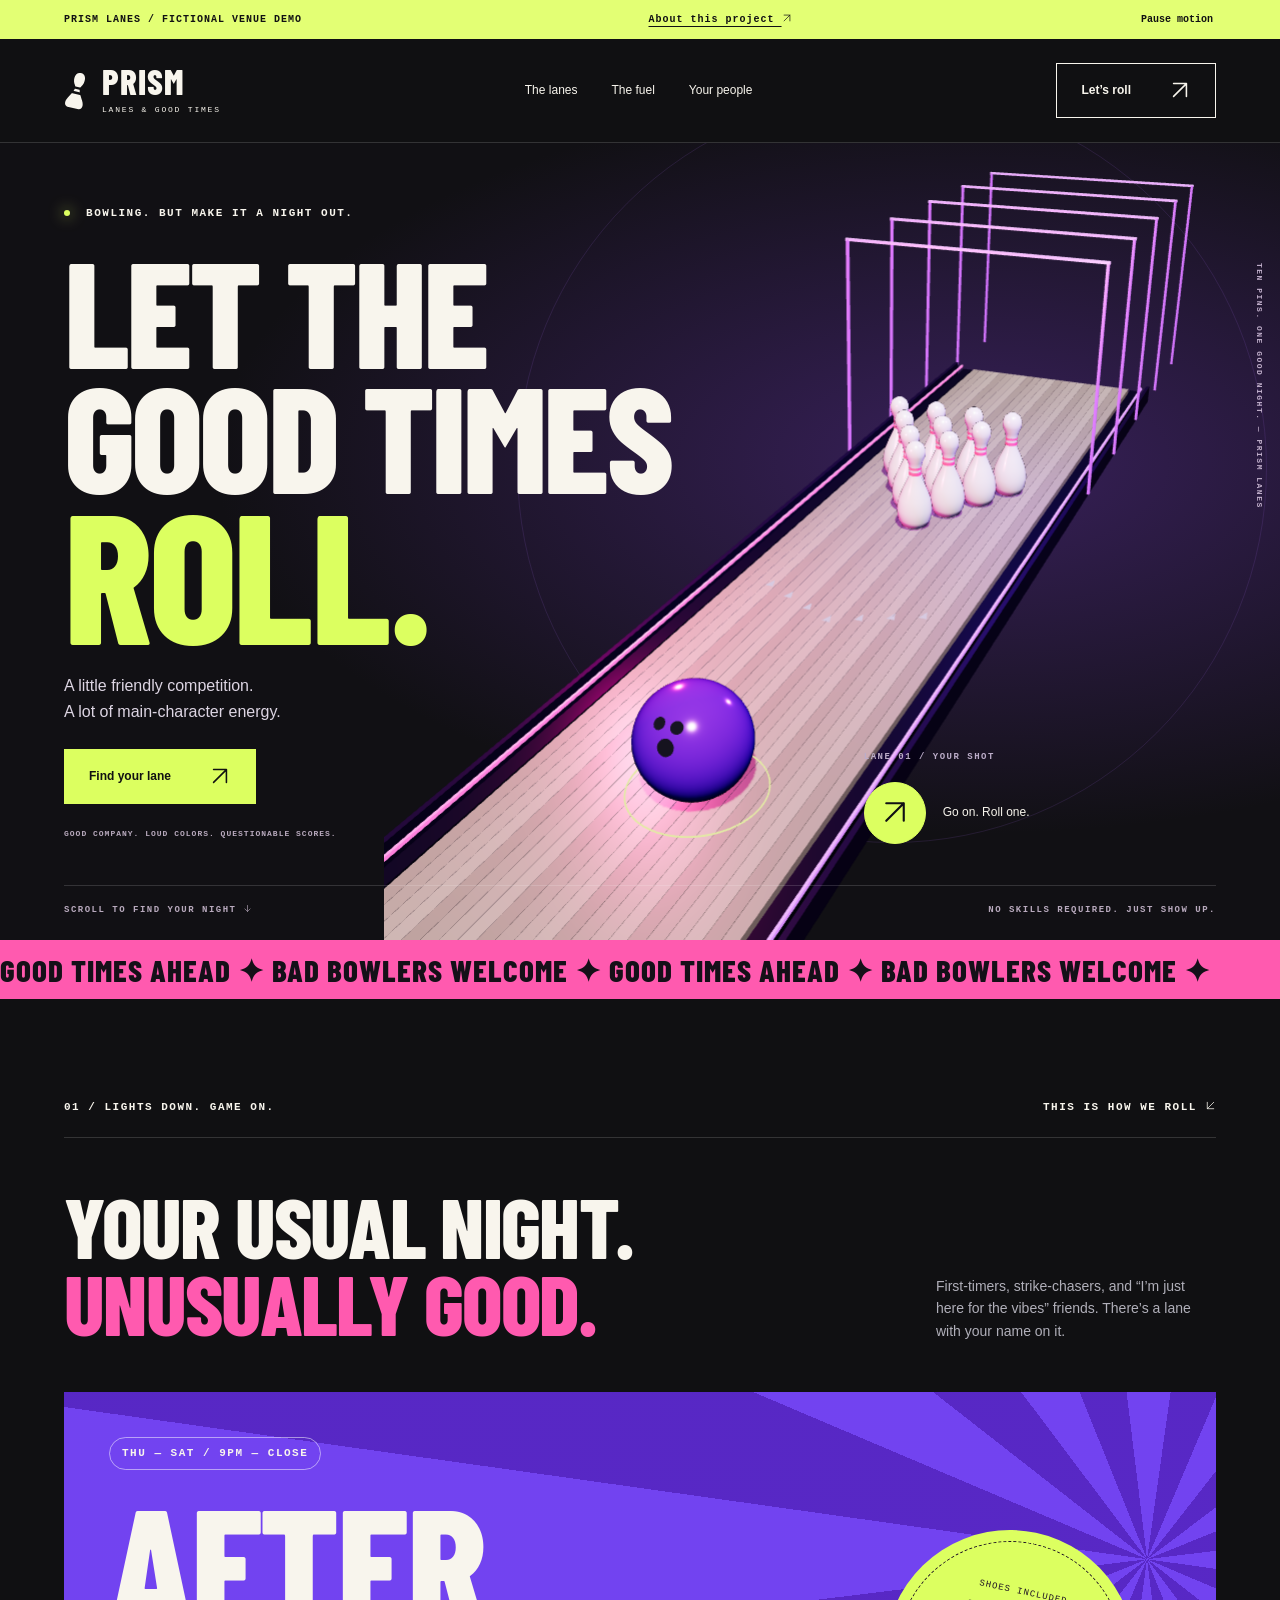
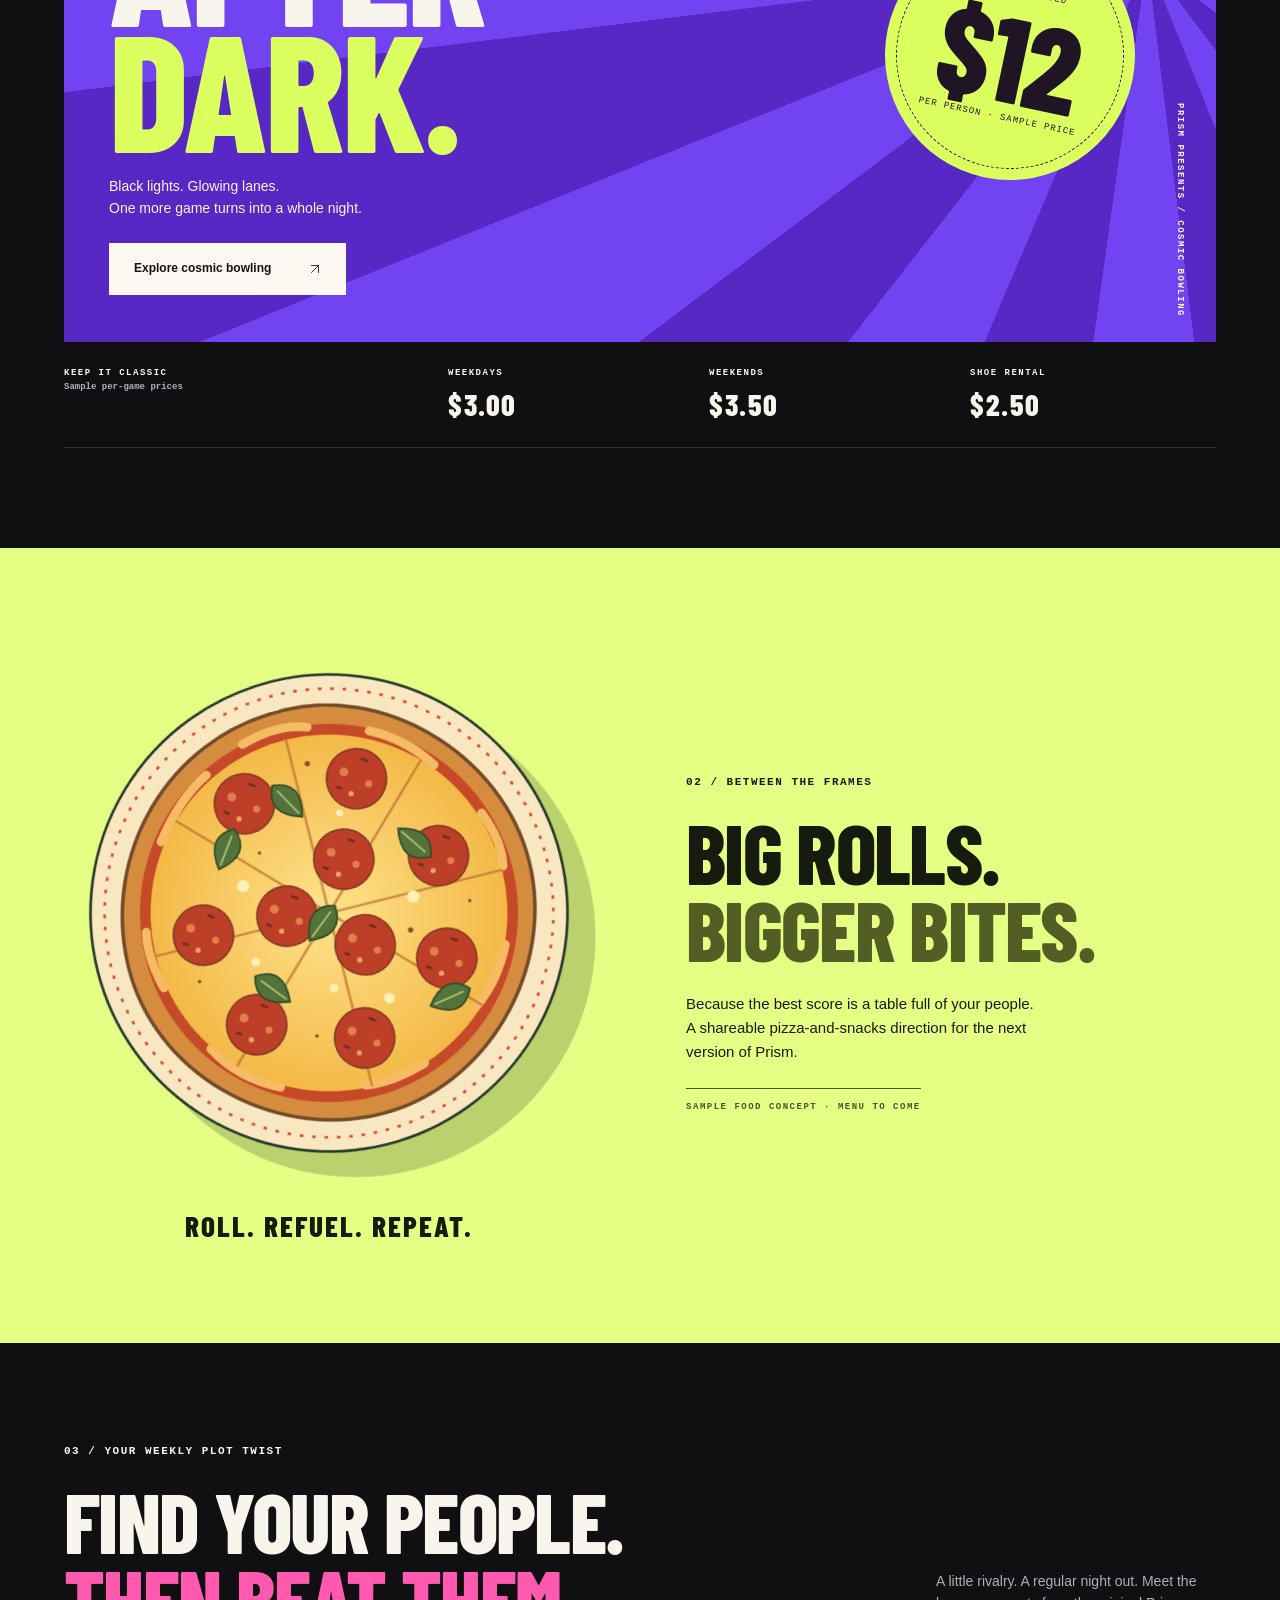
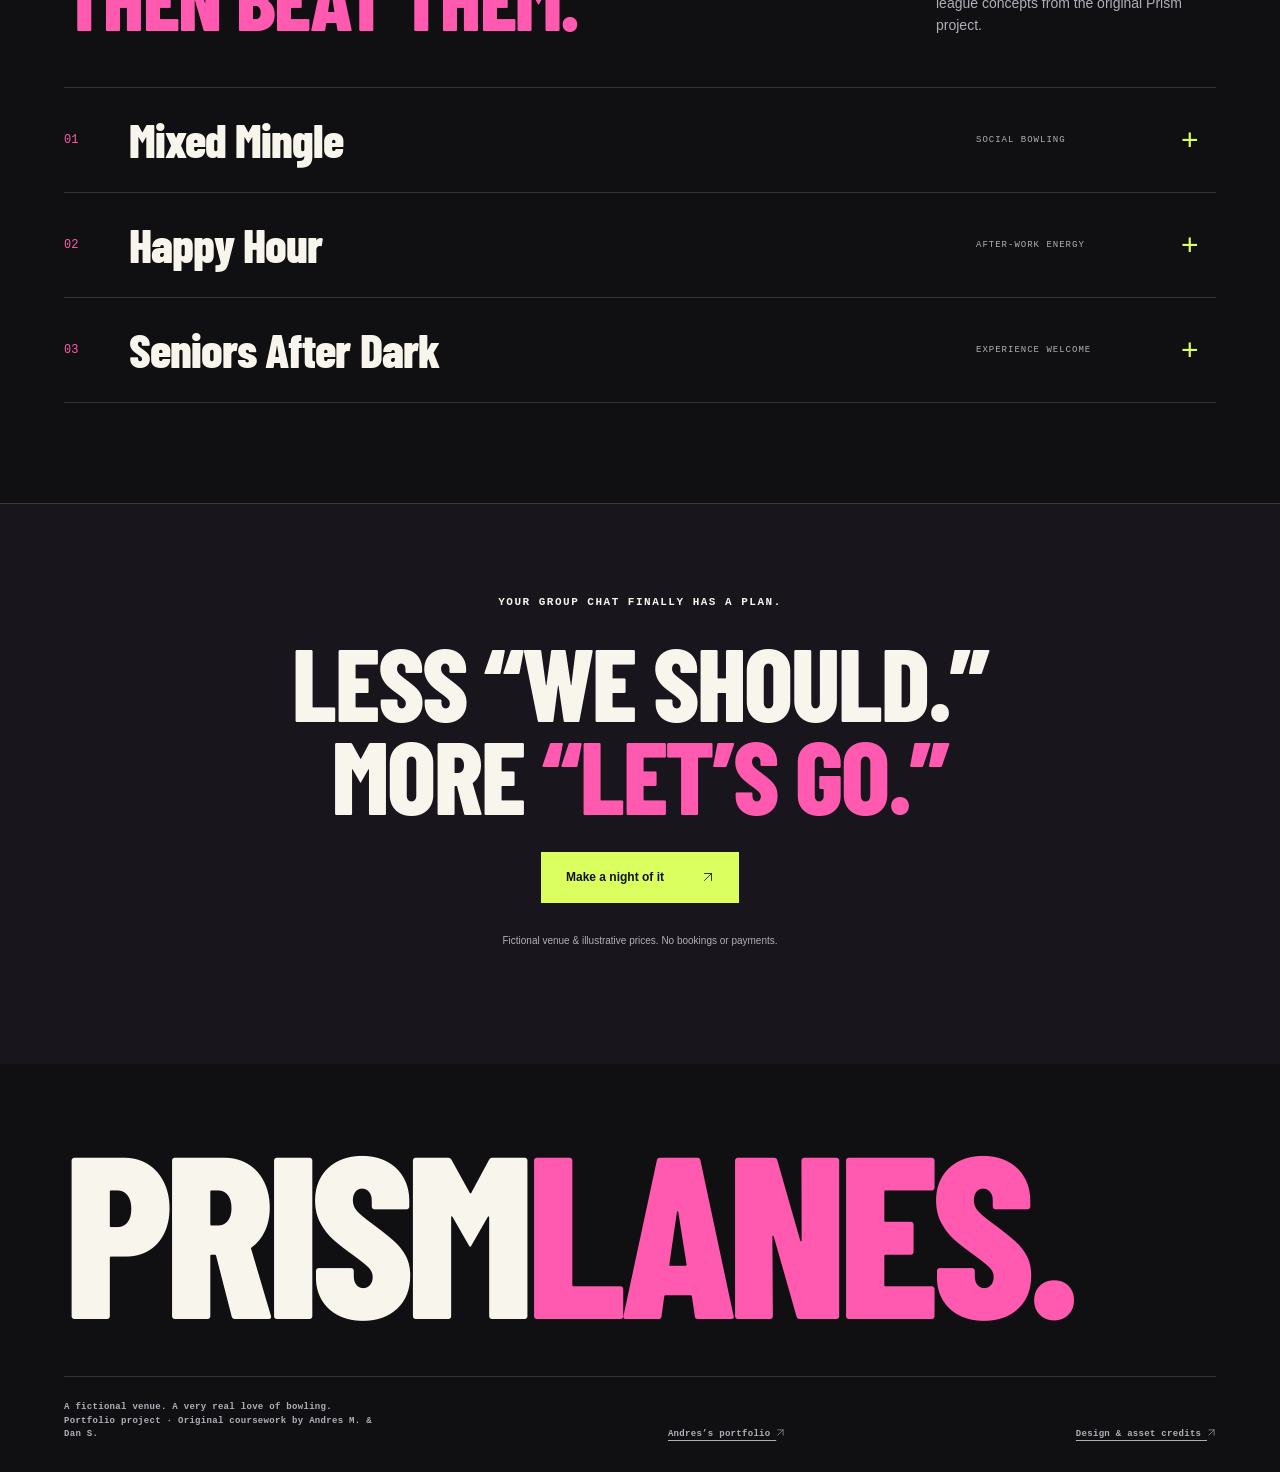
<file: rainbow-bowling-static/static-site/index.html>
<!doctype html>
<html lang="en" data-theme="night">
  <head>
    <meta charset="utf-8" />
    <meta name="viewport" content="width=device-width, initial-scale=1" />
    <meta
      name="description"
      content="Prism Lanes: cosmic bowling, good company, and an interactive 3D lane. A fictional venue and web-development portfolio demo."
    />
    <title>Prism Lanes — Let the good times roll</title>
    <link
      rel="canonical"
      href="https://grimsyntaxcloud.github.io/prism-lanes/"
    />
    <link rel="stylesheet" href="assets/designs.css" />
  </head>
  <body>
    <div class="study-bar">
      <span>PRISM LANES <b> / FICTIONAL VENUE DEMO</b></span>
      <a href="#about">About this project <svg class="compat-arrow" xmlns="http://www.w3.org/2000/svg" width="1em" height="1em" viewBox="0 0 24 24" fill="none" stroke="currentColor" stroke-width="1.7" stroke-linecap="round" stroke-linejoin="round" aria-hidden="true" focusable="false"><path d="M5 19 19 5M5 5h14v14"></path></svg></a>
      <button class="motion-toggle" aria-pressed="false">Pause motion</button>
    </div>
    <a class="skip" href="#main">Skip to content</a>
    <header class="site-header">
      <a class="brand" href="#main" aria-label="Prism Lanes home"
        ><svg viewBox="0 0 32 48" aria-hidden="true">
          <path
            d="M16 2C8 2 8 13 12 18c3 4-1 10-5 17-4 7-1 11 2 11h14c3 0 6-4 2-11-4-7-8-13-5-17C24 13 24 2 16 2Z"
            fill="currentColor"
          />
          <path
            d="M12 21h8M10 27h12"
            stroke="var(--bg)"
            stroke-width="3"
          /></svg
        ><span>PRISM<small>LANES & GOOD TIMES</small></span></a
      >
      <nav aria-label="Main navigation">
        <a href="#bowling">The lanes</a><a href="#food">The fuel</a
        ><a href="#leagues">Your people</a>
      </nav>
      <button class="button header-cta" data-plan>
        Let’s roll <span><svg class="compat-arrow" xmlns="http://www.w3.org/2000/svg" width="1em" height="1em" viewBox="0 0 24 24" fill="none" stroke="currentColor" stroke-width="1.7" stroke-linecap="round" stroke-linejoin="round" aria-hidden="true" focusable="false"><path d="M5 19 19 5M5 5h14v14"></path></svg></span>
      </button>
    </header>
    <main id="main">
      <section class="night-hero">
        <div class="hero-orbit" aria-hidden="true"></div>
        <div class="hero-copy">
          <p class="eyebrow">
            <span class="live-dot"></span> BOWLING. BUT MAKE IT A NIGHT OUT.
          </p>
          <h1>LET THE<br />GOOD TIMES<br /><span>ROLL.</span></h1>
          <p class="hero-description">
            A little friendly competition.<br />A lot of main-character energy.
          </p>
          <button class="button acid" data-plan>
            Find your lane <span><svg class="compat-arrow" xmlns="http://www.w3.org/2000/svg" width="1em" height="1em" viewBox="0 0 24 24" fill="none" stroke="currentColor" stroke-width="1.7" stroke-linecap="round" stroke-linejoin="round" aria-hidden="true" focusable="false"><path d="M5 19 19 5M5 5h14v14"></path></svg></span>
          </button>
          <p class="hero-note">
            GOOD COMPANY. LOUD COLORS. QUESTIONABLE SCORES.
          </p>
        </div>
        <div
          class="lane-stage"
          role="img"
          aria-label="A three-dimensional cosmic bowling lane with glowing rails, ten pins, and a purple bowling ball"
        >
          <div class="scene-fallback" aria-hidden="true">
            ✦<span>STRIKE<br />AFTER DARK.</span>
          </div>
          <canvas id="lane-canvas" aria-hidden="true"></canvas>
        </div>
        <div class="lane-control">
          <span class="eyebrow">LANE 01 / YOUR SHOT</span
          ><button
            id="roll-ball"
            class="round-button"
            aria-label="Roll the ball in the 3D bowling scene"
          >
            <svg class="compat-arrow" xmlns="http://www.w3.org/2000/svg" width="1em" height="1em" viewBox="0 0 24 24" fill="none" stroke="currentColor" stroke-width="1.7" stroke-linecap="round" stroke-linejoin="round" aria-hidden="true" focusable="false"><path d="M5 19 19 5M5 5h14v14"></path></svg></button
          ><span id="roll-status" role="status">Go on. Roll one.</span>
        </div>
        <span class="hero-side" aria-hidden="true"
          >TEN PINS. ONE GOOD NIGHT. — PRISM LANES</span
        >
        <div class="hero-bottom">
          <span>SCROLL TO FIND YOUR NIGHT <svg class="compat-arrow" xmlns="http://www.w3.org/2000/svg" width="1em" height="1em" viewBox="0 0 24 24" fill="none" stroke="currentColor" stroke-width="1.7" stroke-linecap="round" stroke-linejoin="round" aria-hidden="true" focusable="false"><path d="M12 4v16m-7-7 7 7 7-7"></path></svg></span
          ><span>NO SKILLS REQUIRED. JUST SHOW UP.</span>
        </div>
      </section>
      <div class="ticker" aria-hidden="true">
        <div>
          GOOD TIMES AHEAD ✦ BAD BOWLERS WELCOME ✦ GOOD TIMES AHEAD ✦ BAD
          BOWLERS WELCOME ✦
        </div>
      </div>
      <section id="bowling" class="night-bowling section-pad">
        <div class="section-kicker">
          <span>01 / LIGHTS DOWN. GAME ON.</span
          ><span>THIS IS HOW WE ROLL <svg class="compat-arrow" xmlns="http://www.w3.org/2000/svg" width="1em" height="1em" viewBox="0 0 24 24" fill="none" stroke="currentColor" stroke-width="1.7" stroke-linecap="round" stroke-linejoin="round" aria-hidden="true" focusable="false"><path d="M19 5 5 19M5 5v14h14"></path></svg></span>
        </div>
        <div class="split-heading">
          <h2>YOUR USUAL NIGHT.<br /><em>UNUSUALLY GOOD.</em></h2>
          <p>
            First-timers, strike-chasers, and “I’m just here for the vibes”
            friends. There’s a lane with your name on it.
          </p>
        </div>
        <div class="cosmic-poster">
          <div class="poster-rays" aria-hidden="true"></div>
          <div class="poster-copy">
            <span class="pill">THU — SAT / 9PM — CLOSE</span>
            <h3>AFTER<br /><span>DARK.</span></h3>
            <p>
              Black lights. Glowing lanes.<br />One more game turns into a whole
              night.
            </p>
            <button class="button white" data-plan>
              Explore cosmic bowling <svg class="compat-arrow" xmlns="http://www.w3.org/2000/svg" width="1em" height="1em" viewBox="0 0 24 24" fill="none" stroke="currentColor" stroke-width="1.7" stroke-linecap="round" stroke-linejoin="round" aria-hidden="true" focusable="false"><path d="M5 19 19 5M5 5h14v14"></path></svg>
            </button>
          </div>
          <div class="price-stamp">
            <span>SHOES INCLUDED</span><strong>$12</strong
            ><span>PER PERSON · SAMPLE PRICE</span>
          </div>
          <span class="poster-label">PRISM PRESENTS / COSMIC BOWLING</span>
        </div>
        <div class="rate-strip">
          <p>KEEP IT CLASSIC <small>Sample per-game prices</small></p>
          <p>WEEKDAYS <strong>$3.00</strong></p>
          <p>WEEKENDS <strong>$3.50</strong></p>
          <p>SHOE RENTAL <strong>$2.50</strong></p>
        </div>
      </section>
      <section id="food" class="night-food section-pad">
        <div class="food-art">
          <img
            src="assets/pizza.svg"
            alt="Original illustration of a pizza with pepperoni, basil, and melted cheese"
            loading="lazy"
          /><span class="orbit-label">ROLL. REFUEL. REPEAT.</span>
        </div>
        <div>
          <p class="eyebrow">02 / BETWEEN THE FRAMES</p>
          <h2>BIG ROLLS.<br /><span>BIGGER BITES.</span></h2>
          <p>
            Because the best score is a table full of your people. A shareable
            pizza-and-snacks direction for the next version of Prism.
          </p>
          <span class="menu-note">SAMPLE FOOD CONCEPT · MENU TO COME</span>
        </div>
      </section>
      <section id="leagues" class="night-leagues section-pad">
        <p class="eyebrow">03 / YOUR WEEKLY PLOT TWIST</p>
        <div class="split-heading">
          <h2>FIND YOUR PEOPLE.<br /><em>THEN BEAT THEM.</em></h2>
          <p>
            A little rivalry. A regular night out. Meet the league concepts from
            the original Prism project.
          </p>
        </div>
        <div class="league-list">
          <details>
            <summary>
              <span>01</span>
              <h3>Mixed Mingle</h3>
              <span class="league-tag">SOCIAL BOWLING</span><b>+</b>
            </summary>
            <p>
              A social bowling league for meeting other players. Bring a friend
              or find your next teammate. This preview does not accept
              registrations.
            </p>
          </details>
          <details>
            <summary>
              <span>02</span>
              <h3>Happy Hour</h3>
              <span class="league-tag">AFTER-WORK ENERGY</span><b>+</b>
            </summary>
            <p>
              Close the laptop. Open a new frame. A relaxed after-work league
              concept for making a regular night of it.
            </p>
          </details>
          <details>
            <summary>
              <span>03</span>
              <h3>Seniors After Dark</h3>
              <span class="league-tag">EXPERIENCE WELCOME</span><b>+</b>
            </summary>
            <p>
              A friendly league concept for experienced and returning bowlers.
              Familiar faces, friendly competition, and another reason to get
              together.
            </p>
          </details>
        </div>
      </section>
      <section class="night-finale">
        <p class="eyebrow">YOUR GROUP CHAT FINALLY HAS A PLAN.</p>
        <h2>LESS “WE SHOULD.”<br />MORE <span>“LET’S GO.”</span></h2>
        <button class="button acid" data-plan>Make a night of it <svg class="compat-arrow" xmlns="http://www.w3.org/2000/svg" width="1em" height="1em" viewBox="0 0 24 24" fill="none" stroke="currentColor" stroke-width="1.7" stroke-linecap="round" stroke-linejoin="round" aria-hidden="true" focusable="false"><path d="M5 19 19 5M5 5h14v14"></path></svg></button>
        <p class="fine-print">
          Fictional venue & illustrative prices. No bookings or payments.
        </p>
      </section>
    </main>
    <footer id="about">
      <div class="footer-brand">PRISM<span>LANES.</span></div>
      <div class="footer-bottom">
        <p>
          A fictional venue. A very real love of bowling.<br />Portfolio project
          · Original coursework by Andres M. & Dan S.
        </p>
        <a href="https://grimsyntaxcloud.github.io/">Andres’s portfolio <svg class="compat-arrow" xmlns="http://www.w3.org/2000/svg" width="1em" height="1em" viewBox="0 0 24 24" fill="none" stroke="currentColor" stroke-width="1.7" stroke-linecap="round" stroke-linejoin="round" aria-hidden="true" focusable="false"><path d="M5 19 19 5M5 5h14v14"></path></svg></a
        ><a href="assets/credits.txt">Design & asset credits <svg class="compat-arrow" xmlns="http://www.w3.org/2000/svg" width="1em" height="1em" viewBox="0 0 24 24" fill="none" stroke="currentColor" stroke-width="1.7" stroke-linecap="round" stroke-linejoin="round" aria-hidden="true" focusable="false"><path d="M5 19 19 5M5 5h14v14"></path></svg></a>
      </div>
    </footer>
    <dialog id="plan" aria-labelledby="plan-title">
      <form method="dialog">
        <button class="close-dialog" aria-label="Close visit planner">×</button>
      </form>
      <p class="eyebrow">MAKE A NIGHT OF IT</p>
      <h2 id="plan-title">Your lane.<br />Your kind of night.</h2>
      <p>
        Try the sample visit planner. This fictional venue does not accept
        reservations or payments.
      </p>
      <label for="visit-type">Pick your vibe</label
      ><select id="visit-type">
        <option value="cosmic">
          Cosmic bowling · $12 / person, shoes included
        </option>
        <option value="weekday">
          Weekday bowling · $3 / game + $2.50 shoes
        </option>
        <option value="weekend">
          Weekend bowling · $3.50 / game + $2.50 shoes
        </option></select
      ><label for="players">Bring your people</label
      ><select id="players">
        <option value="2">2 players</option>
        <option value="3">3 players</option>
        <option value="4" selected>4 players</option>
        <option value="5">5 players</option>
        <option value="6">6 players</option>
      </select>
      <div class="estimate">
        <span
          >Sample total
          <small id="estimate-detail">Cosmic bowling with shoes</small></span
        ><output id="estimate" aria-live="polite">$48.00</output>
      </div>
      <p class="fine-print">
        Illustrative coursework prices. One game per player for standard
        bowling. Nothing is booked or saved.
      </p>
    </dialog>
    <script type="module" src="assets/interactions.js"></script>
    <script type="module" src="assets/lane.js"></script>
  </body>
</html>
</file>
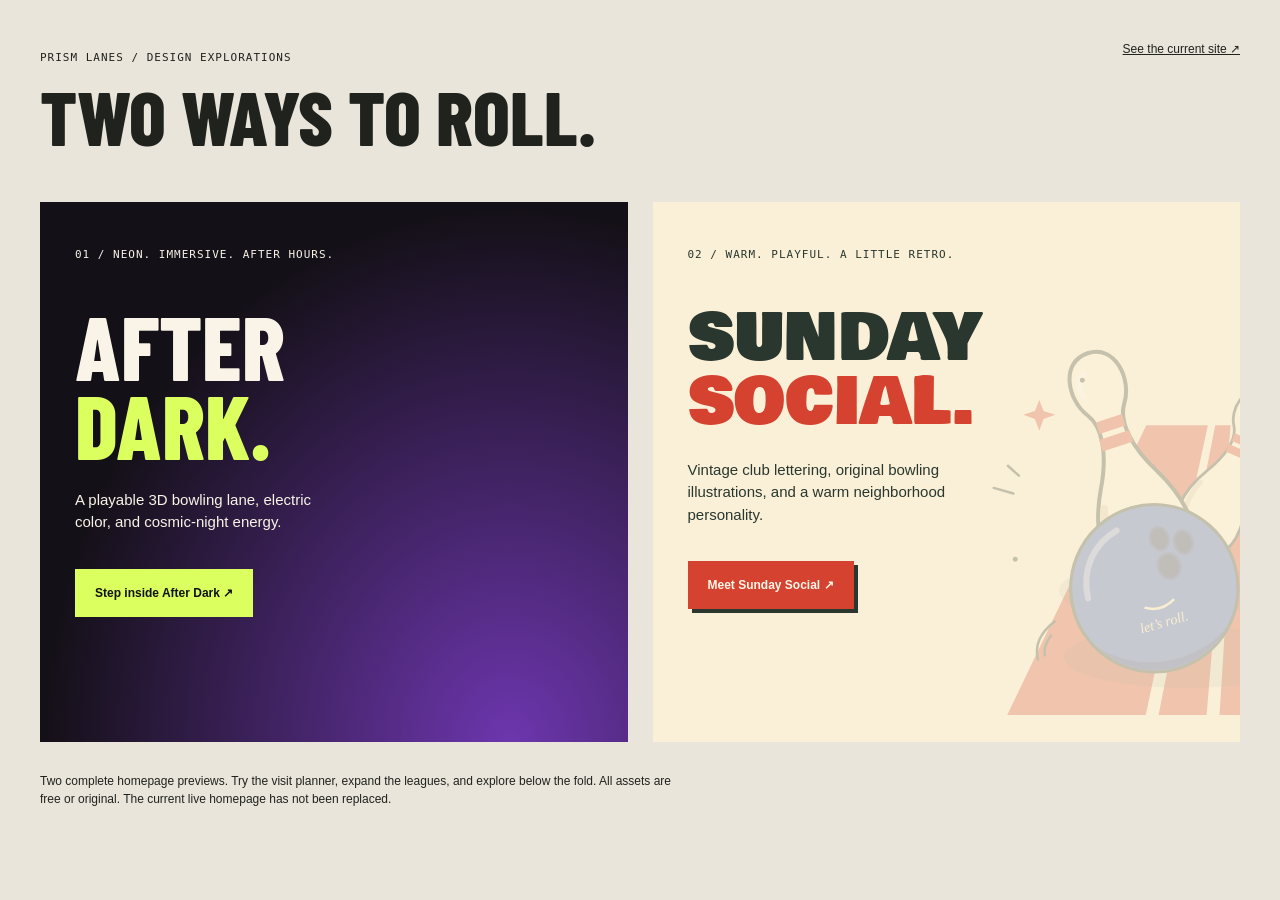
<file: rainbow-bowling-static/static-site/previews/index.html>
<!doctype html>
<html lang="en">
  <head>
    <meta charset="utf-8" />
    <meta name="viewport" content="width=device-width,initial-scale=1" />
    <meta name="robots" content="noindex" />
    <title>Prism Lanes — Two ways to roll</title>
    <style>
      @font-face {
        font-family: Barlow;
        src: url("../assets/BarlowCondensed-ExtraBold.ttf");
      }
      @font-face {
        font-family: Bowlby;
        src: url("../assets/BowlbyOneSC-Regular.ttf");
      }
      * {
        box-sizing: border-box;
      }
      body {
        margin: 0;
        padding: 40px;
        background: #e9e5db;
        color: #20221e;
        font: 15px/1.5 Arial;
      }
      header {
        display: flex;
        justify-content: space-between;
        align-items: start;
        gap: 30px;
        margin-bottom: 35px;
      }
      h1 {
        font: 800 clamp(45px, 6vw, 85px)/0.95 Barlow;
        margin: 15px 0;
      }
      header p {
        font: 11px monospace;
        letter-spacing: 1px;
      }
      header > a {
        color: inherit;
        font-size: 12px;
      }
      main {
        display: grid;
        grid-template-columns: 1fr 1fr;
        gap: 25px;
      }
      article {
        padding: 35px;
        min-height: 540px;
        position: relative;
        overflow: hidden;
      }
      h2 {
        font: 800 clamp(60px, 7vw, 110px)/0.88 Barlow;
        margin: 45px 0 25px;
        position: relative;
        z-index: 1;
      }
      .night {
        background: radial-gradient(ellipse at 80% 100%, #6d36ae, #141017 70%);
        color: #f9f4e7;
      }
      .night h2 span {
        color: #dcff60;
      }
      .social {
        background: #faf0d8;
        color: #29372e;
      }
      .social h2 {
        font: clamp(43px, 5vw, 75px)/1 Bowlby;
      }
      .social h2 span {
        color: #d54230;
      }
      .social img {
        position: absolute;
        width: 68%;
        right: -20%;
        bottom: 5%;
        opacity: 0.25;
      }
      article > p {
        font: 11px monospace;
        letter-spacing: 1px;
      }
      article > div {
        position: relative;
        max-width: 270px;
      }
      article a {
        display: inline-block;
        margin-top: 35px;
        background: #dcff60;
        color: #111;
        padding: 15px 20px;
        text-decoration: none;
        font-weight: bold;
        font-size: 12px;
        position: relative;
        z-index: 2;
      }
      .social a {
        background: #d54230;
        color: #fff7e8;
        box-shadow: 4px 4px 0 #29372e;
      }
      footer {
        font-size: 12px;
        max-width: 650px;
        margin-top: 30px;
      }
      a:focus-visible {
        outline: 3px solid #3256c7;
        outline-offset: 5px;
      }
      @media (max-width: 700px) {
        body {
          padding: 22px;
        }
        header {
          display: block;
        }
        main {
          grid-template-columns: 1fr;
        }
        article {
          min-height: 500px;
        }
        h2 {
          font-size: 85px;
        }
        .social h2 {
          font-size: 55px;
        }
      }
    </style>
  </head>
  <body>
    <header>
      <div>
        <p>PRISM LANES / DESIGN EXPLORATIONS</p>
        <h1>TWO WAYS TO ROLL.</h1>
      </div>
      <a href="../index.html">See the current site ↗</a>
    </header>
    <main>
      <article class="night">
        <p>01 / NEON. IMMERSIVE. AFTER HOURS.</p>
        <h2>AFTER<br /><span>DARK.</span></h2>
        <div>
          A playable 3D bowling lane, electric color, and cosmic-night energy.
        </div>
        <a href="after-dark/index.html">Step inside After Dark ↗</a>
      </article>
      <article class="social">
        <p>02 / WARM. PLAYFUL. A LITTLE RETRO.</p>
        <img src="../assets/bowling-club.svg" alt="" />
        <h2>SUNDAY<br /><span>SOCIAL.</span></h2>
        <div>
          Vintage club lettering, original bowling illustrations, and a warm
          neighborhood personality.
        </div>
        <a href="sunday-social/index.html">Meet Sunday Social ↗</a>
      </article>
    </main>
    <footer>
      Two complete homepage previews. Try the visit planner, expand the leagues,
      and explore below the fold. All assets are free or original. The current
      live homepage has not been replaced.
    </footer>
  </body>
</html>
</file>
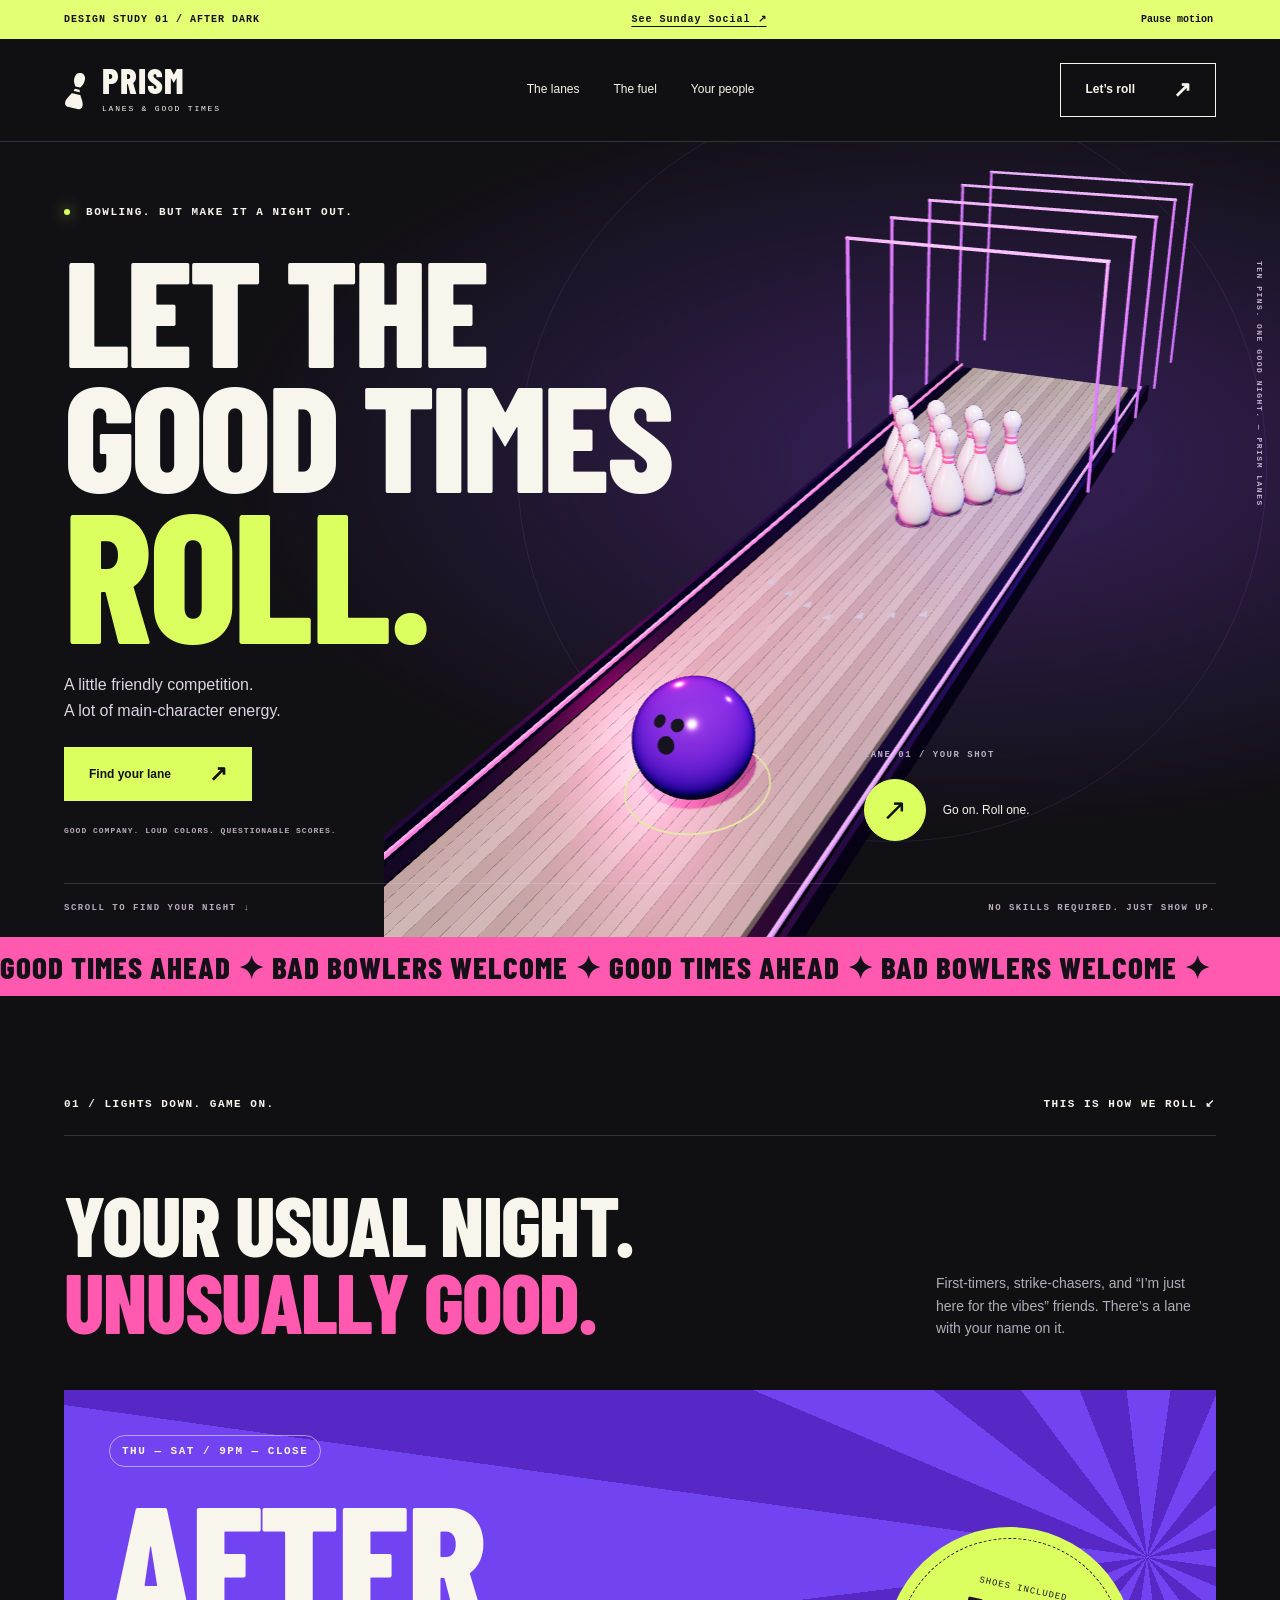
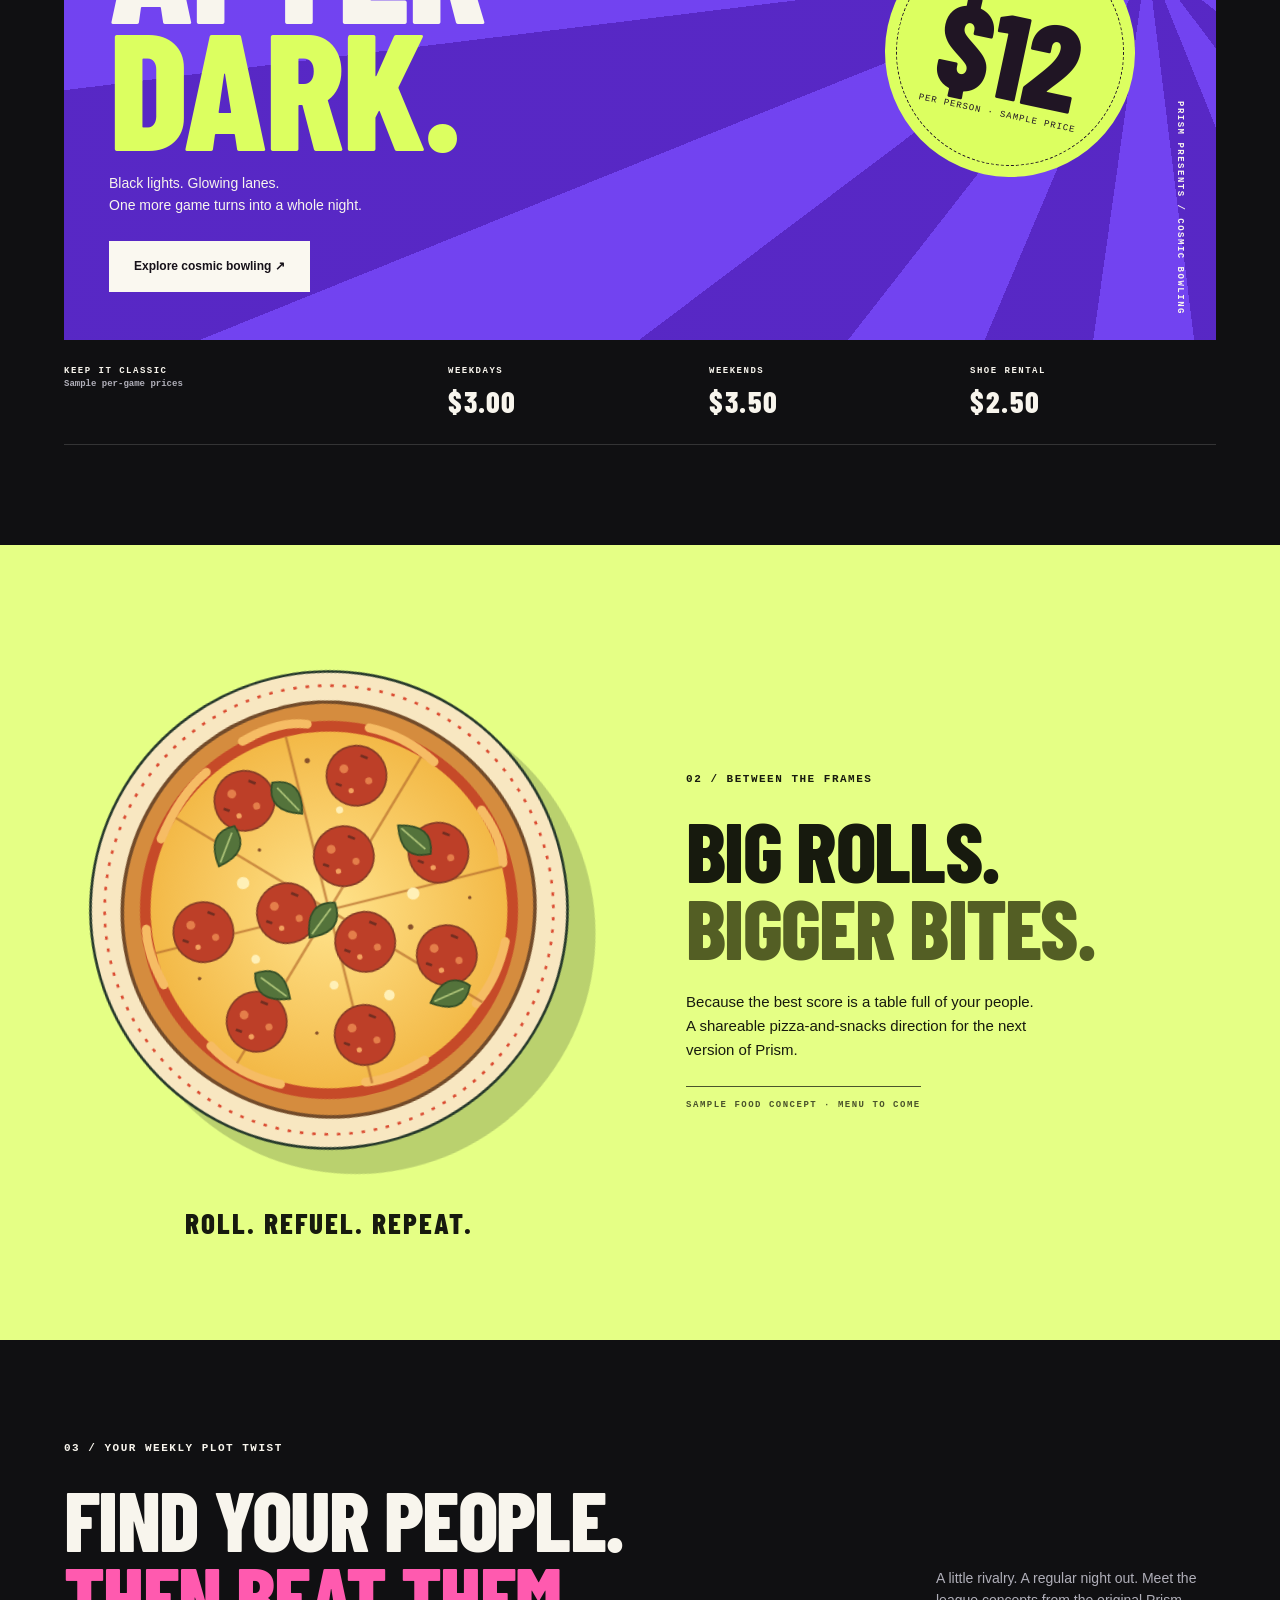
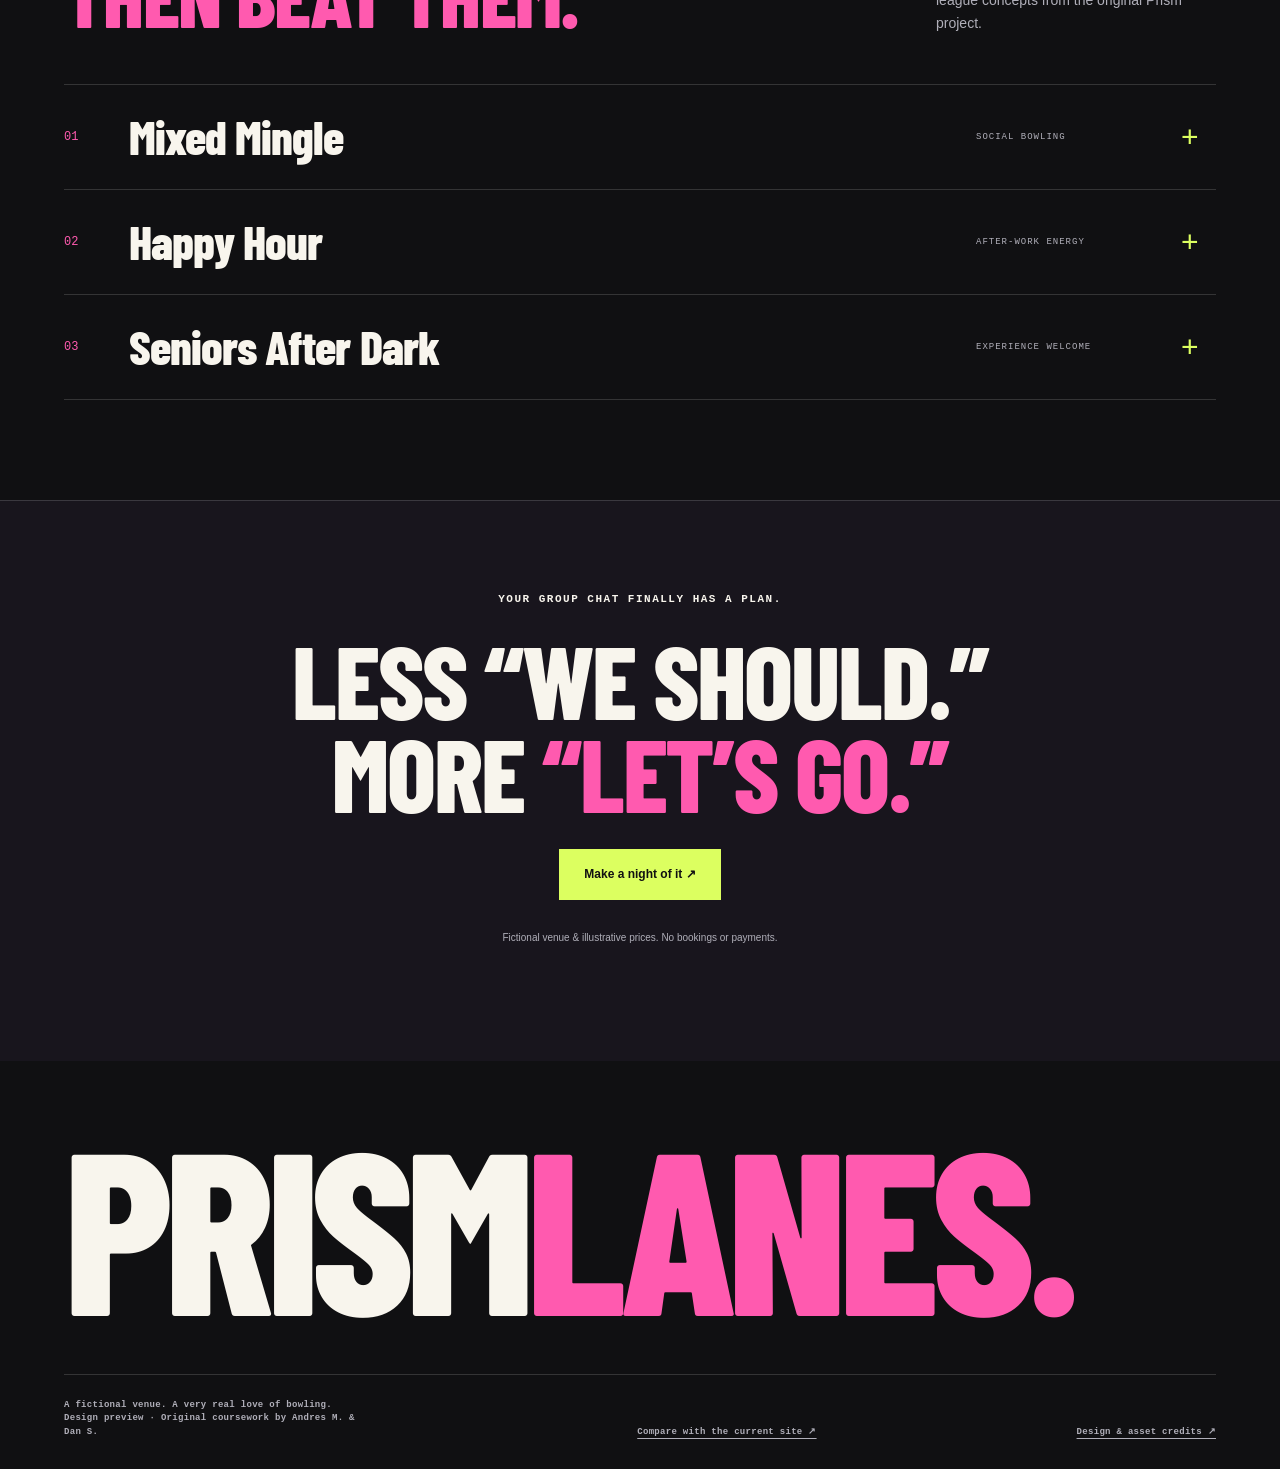
<file: rainbow-bowling-static/static-site/previews/after-dark/index.html>
<!doctype html>
<html lang="en" data-theme="night">
  <head>
    <meta charset="utf-8" />
    <meta name="viewport" content="width=device-width, initial-scale=1" />
    <meta
      name="description"
      content="A fictional Prism Lanes bowling venue — After Dark design preview."
    />
    <meta name="robots" content="noindex" />
    <title>Prism Lanes — After Dark</title>
    <link rel="stylesheet" href="../../assets/designs.css" />
  </head>
  <body>
    <div class="study-bar">
      <span>DESIGN STUDY 01 <b> / AFTER DARK</b></span
      ><a href="../sunday-social/index.html"
        >See Sunday Social <span aria-hidden="true">↗</span></a
      ><button class="motion-toggle" aria-pressed="false">Pause motion</button>
    </div>
    <a class="skip" href="#main">Skip to content</a>
    <header class="site-header">
      <a class="brand" href="#main" aria-label="Prism Lanes home"
        ><svg viewBox="0 0 32 48" aria-hidden="true">
          <path
            d="M16 2C8 2 8 13 12 18c3 4-1 10-5 17-4 7-1 11 2 11h14c3 0 6-4 2-11-4-7-8-13-5-17C24 13 24 2 16 2Z"
            fill="currentColor"
          />
          <path
            d="M12 21h8M10 27h12"
            stroke="var(--bg)"
            stroke-width="3"
          /></svg
        ><span>PRISM<small>LANES & GOOD TIMES</small></span></a
      >
      <nav aria-label="Main navigation">
        <a href="#bowling">The lanes</a><a href="#food">The fuel</a
        ><a href="#leagues">Your people</a>
      </nav>
      <button class="button header-cta" data-plan>
        Let’s roll <span>↗</span>
      </button>
    </header>
    <main id="main">
      <section class="night-hero">
        <div class="hero-orbit" aria-hidden="true"></div>
        <div class="hero-copy">
          <p class="eyebrow">
            <span class="live-dot"></span> BOWLING. BUT MAKE IT A NIGHT OUT.
          </p>
          <h1>LET THE<br />GOOD TIMES<br /><span>ROLL.</span></h1>
          <p class="hero-description">
            A little friendly competition.<br />A lot of main-character energy.
          </p>
          <button class="button acid" data-plan>
            Find your lane <span>↗</span>
          </button>
          <p class="hero-note">
            GOOD COMPANY. LOUD COLORS. QUESTIONABLE SCORES.
          </p>
        </div>
        <div
          class="lane-stage"
          role="img"
          aria-label="A three-dimensional cosmic bowling lane with glowing rails, ten pins, and a purple bowling ball"
        >
          <div class="scene-fallback" aria-hidden="true">
            ✦<span>STRIKE<br />AFTER DARK.</span>
          </div>
          <canvas id="lane-canvas" aria-hidden="true"></canvas>
        </div>
        <div class="lane-control">
          <span class="eyebrow">LANE 01 / YOUR SHOT</span
          ><button
            id="roll-ball"
            class="round-button"
            aria-label="Roll the ball in the 3D bowling scene"
          >
            ↗</button
          ><span id="roll-status" role="status">Go on. Roll one.</span>
        </div>
        <span class="hero-side" aria-hidden="true"
          >TEN PINS. ONE GOOD NIGHT. — PRISM LANES</span
        >
        <div class="hero-bottom">
          <span>SCROLL TO FIND YOUR NIGHT ↓</span
          ><span>NO SKILLS REQUIRED. JUST SHOW UP.</span>
        </div>
      </section>
      <div class="ticker" aria-hidden="true">
        <div>
          GOOD TIMES AHEAD ✦ BAD BOWLERS WELCOME ✦ GOOD TIMES AHEAD ✦ BAD
          BOWLERS WELCOME ✦
        </div>
      </div>
      <section id="bowling" class="night-bowling section-pad">
        <div class="section-kicker">
          <span>01 / LIGHTS DOWN. GAME ON.</span
          ><span>THIS IS HOW WE ROLL ↙</span>
        </div>
        <div class="split-heading">
          <h2>YOUR USUAL NIGHT.<br /><em>UNUSUALLY GOOD.</em></h2>
          <p>
            First-timers, strike-chasers, and “I’m just here for the vibes”
            friends. There’s a lane with your name on it.
          </p>
        </div>
        <div class="cosmic-poster">
          <div class="poster-rays" aria-hidden="true"></div>
          <div class="poster-copy">
            <span class="pill">THU — SAT / 9PM — CLOSE</span>
            <h3>AFTER<br /><span>DARK.</span></h3>
            <p>
              Black lights. Glowing lanes.<br />One more game turns into a whole
              night.
            </p>
            <button class="button white" data-plan>
              Explore cosmic bowling ↗
            </button>
          </div>
          <div class="price-stamp">
            <span>SHOES INCLUDED</span><strong>$12</strong
            ><span>PER PERSON · SAMPLE PRICE</span>
          </div>
          <span class="poster-label">PRISM PRESENTS / COSMIC BOWLING</span>
        </div>
        <div class="rate-strip">
          <p>KEEP IT CLASSIC <small>Sample per-game prices</small></p>
          <p>WEEKDAYS <strong>$3.00</strong></p>
          <p>WEEKENDS <strong>$3.50</strong></p>
          <p>SHOE RENTAL <strong>$2.50</strong></p>
        </div>
      </section>
      <section id="food" class="night-food section-pad">
        <div class="food-art">
          <img
            src="../../assets/pizza.svg"
            alt="Original illustration of a pizza with pepperoni, basil, and melted cheese"
            loading="lazy"
          /><span class="orbit-label">ROLL. REFUEL. REPEAT.</span>
        </div>
        <div>
          <p class="eyebrow">02 / BETWEEN THE FRAMES</p>
          <h2>BIG ROLLS.<br /><span>BIGGER BITES.</span></h2>
          <p>
            Because the best score is a table full of your people. A shareable
            pizza-and-snacks direction for the next version of Prism.
          </p>
          <span class="menu-note">SAMPLE FOOD CONCEPT · MENU TO COME</span>
        </div>
      </section>
      <section id="leagues" class="night-leagues section-pad">
        <p class="eyebrow">03 / YOUR WEEKLY PLOT TWIST</p>
        <div class="split-heading">
          <h2>FIND YOUR PEOPLE.<br /><em>THEN BEAT THEM.</em></h2>
          <p>
            A little rivalry. A regular night out. Meet the league concepts from
            the original Prism project.
          </p>
        </div>
        <div class="league-list">
          <details>
            <summary>
              <span>01</span>
              <h3>Mixed Mingle</h3>
              <span class="league-tag">SOCIAL BOWLING</span><b>+</b>
            </summary>
            <p>
              A social bowling league for meeting other players. Bring a friend
              or find your next teammate. This preview does not accept
              registrations.
            </p>
          </details>
          <details>
            <summary>
              <span>02</span>
              <h3>Happy Hour</h3>
              <span class="league-tag">AFTER-WORK ENERGY</span><b>+</b>
            </summary>
            <p>
              Close the laptop. Open a new frame. A relaxed after-work league
              concept for making a regular night of it.
            </p>
          </details>
          <details>
            <summary>
              <span>03</span>
              <h3>Seniors After Dark</h3>
              <span class="league-tag">EXPERIENCE WELCOME</span><b>+</b>
            </summary>
            <p>
              A friendly league concept for experienced and returning bowlers.
              Familiar faces, friendly competition, and another reason to get
              together.
            </p>
          </details>
        </div>
      </section>
      <section class="night-finale">
        <p class="eyebrow">YOUR GROUP CHAT FINALLY HAS A PLAN.</p>
        <h2>LESS “WE SHOULD.”<br />MORE <span>“LET’S GO.”</span></h2>
        <button class="button acid" data-plan>Make a night of it ↗</button>
        <p class="fine-print">
          Fictional venue & illustrative prices. No bookings or payments.
        </p>
      </section>
    </main>
    <footer>
      <div class="footer-brand">PRISM<span>LANES.</span></div>
      <div class="footer-bottom">
        <p>
          A fictional venue. A very real love of bowling.<br />Design preview ·
          Original coursework by Andres M. & Dan S.
        </p>
        <a href="../../index.html">Compare with the current site ↗</a
        ><a href="../../assets/credits.txt">Design & asset credits ↗</a>
      </div>
    </footer>
    <dialog id="plan" aria-labelledby="plan-title">
      <form method="dialog">
        <button class="close-dialog" aria-label="Close visit planner">×</button>
      </form>
      <p class="eyebrow">MAKE A NIGHT OF IT</p>
      <h2 id="plan-title">Your lane.<br />Your kind of night.</h2>
      <p>
        Try the sample visit planner. This fictional venue does not accept
        reservations or payments.
      </p>
      <label for="visit-type">Pick your vibe</label
      ><select id="visit-type">
        <option value="cosmic">
          Cosmic bowling · $12 / person, shoes included
        </option>
        <option value="weekday">
          Weekday bowling · $3 / game + $2.50 shoes
        </option>
        <option value="weekend">
          Weekend bowling · $3.50 / game + $2.50 shoes
        </option></select
      ><label for="players">Bring your people</label
      ><select id="players">
        <option value="2">2 players</option>
        <option value="3">3 players</option>
        <option value="4" selected>4 players</option>
        <option value="5">5 players</option>
        <option value="6">6 players</option>
      </select>
      <div class="estimate">
        <span
          >Sample total
          <small id="estimate-detail">Cosmic bowling with shoes</small></span
        ><output id="estimate" aria-live="polite">$48.00</output>
      </div>
      <p class="fine-print">
        Illustrative coursework prices. One game per player for standard
        bowling. Nothing is booked or saved.
      </p>
    </dialog>
    <script type="module" src="../../assets/interactions.js"></script>
    <script type="module" src="../../assets/lane.js"></script>
  </body>
</html>
</file>
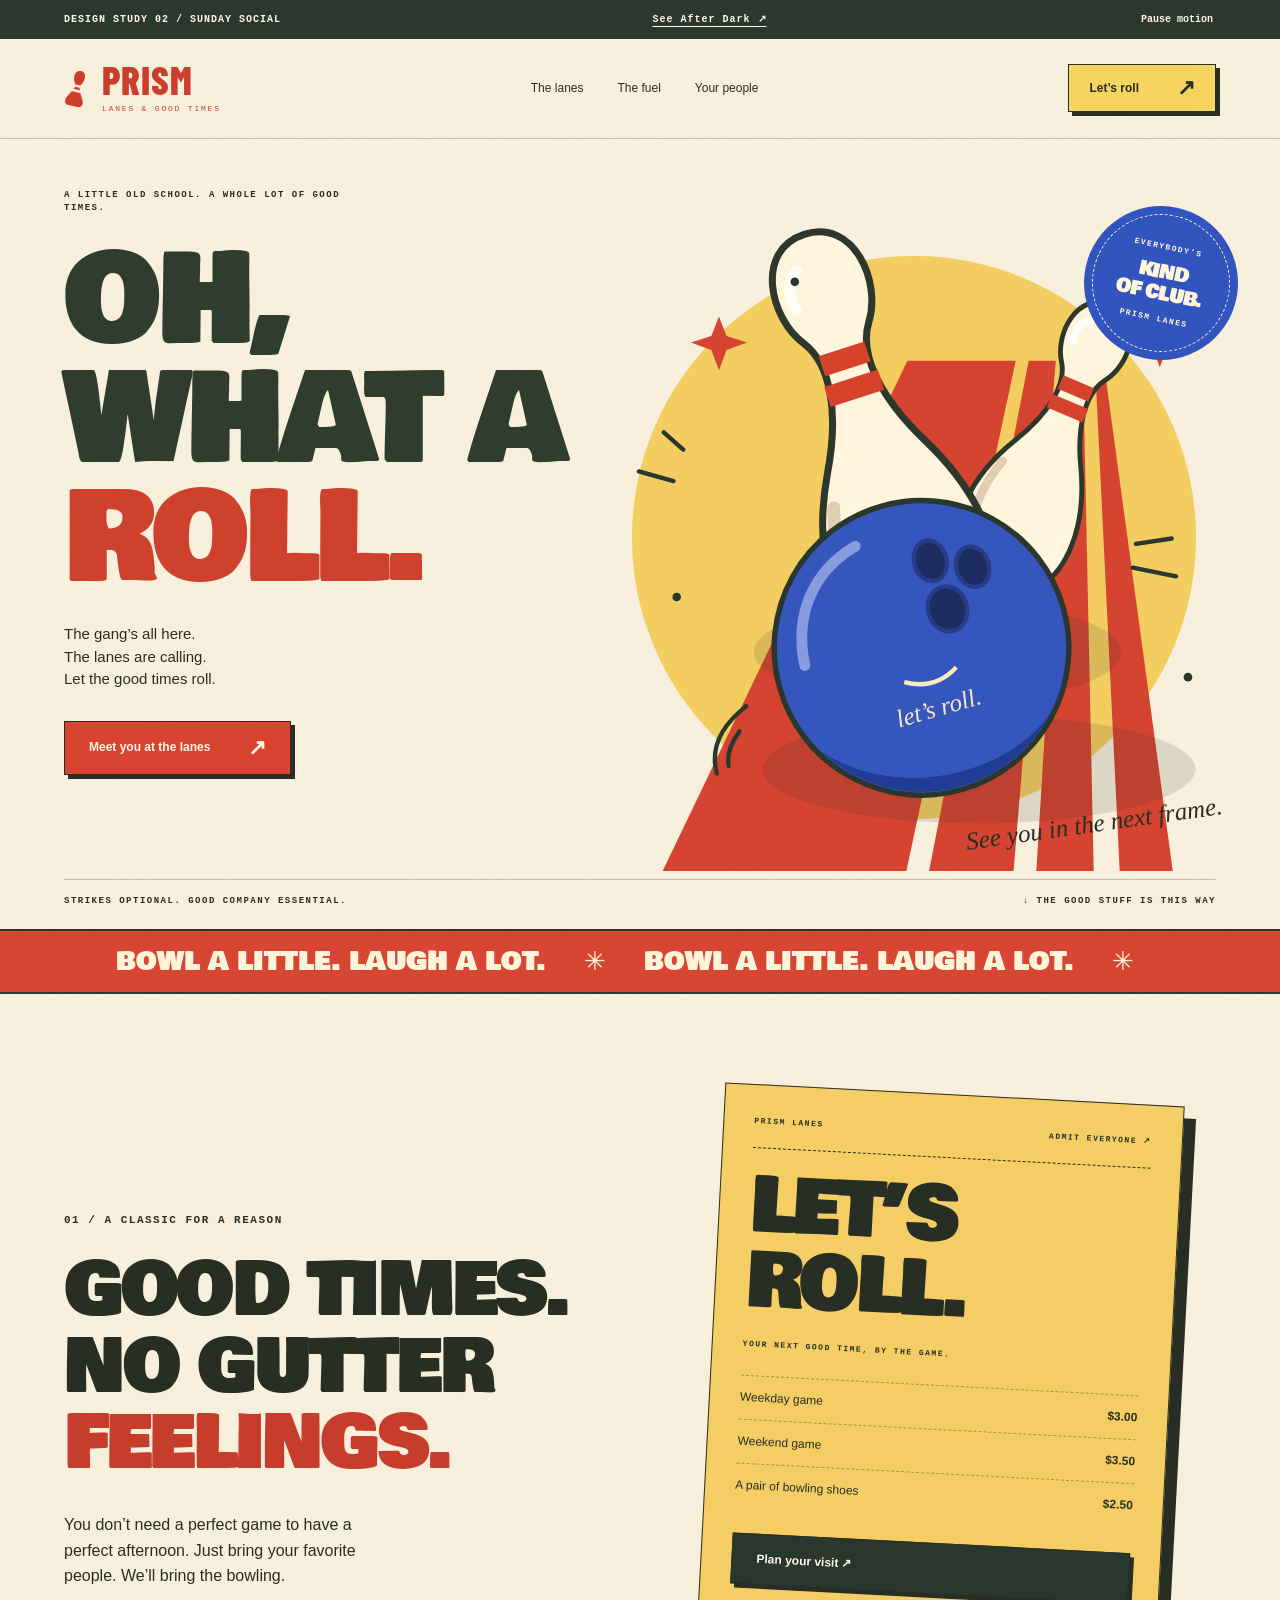
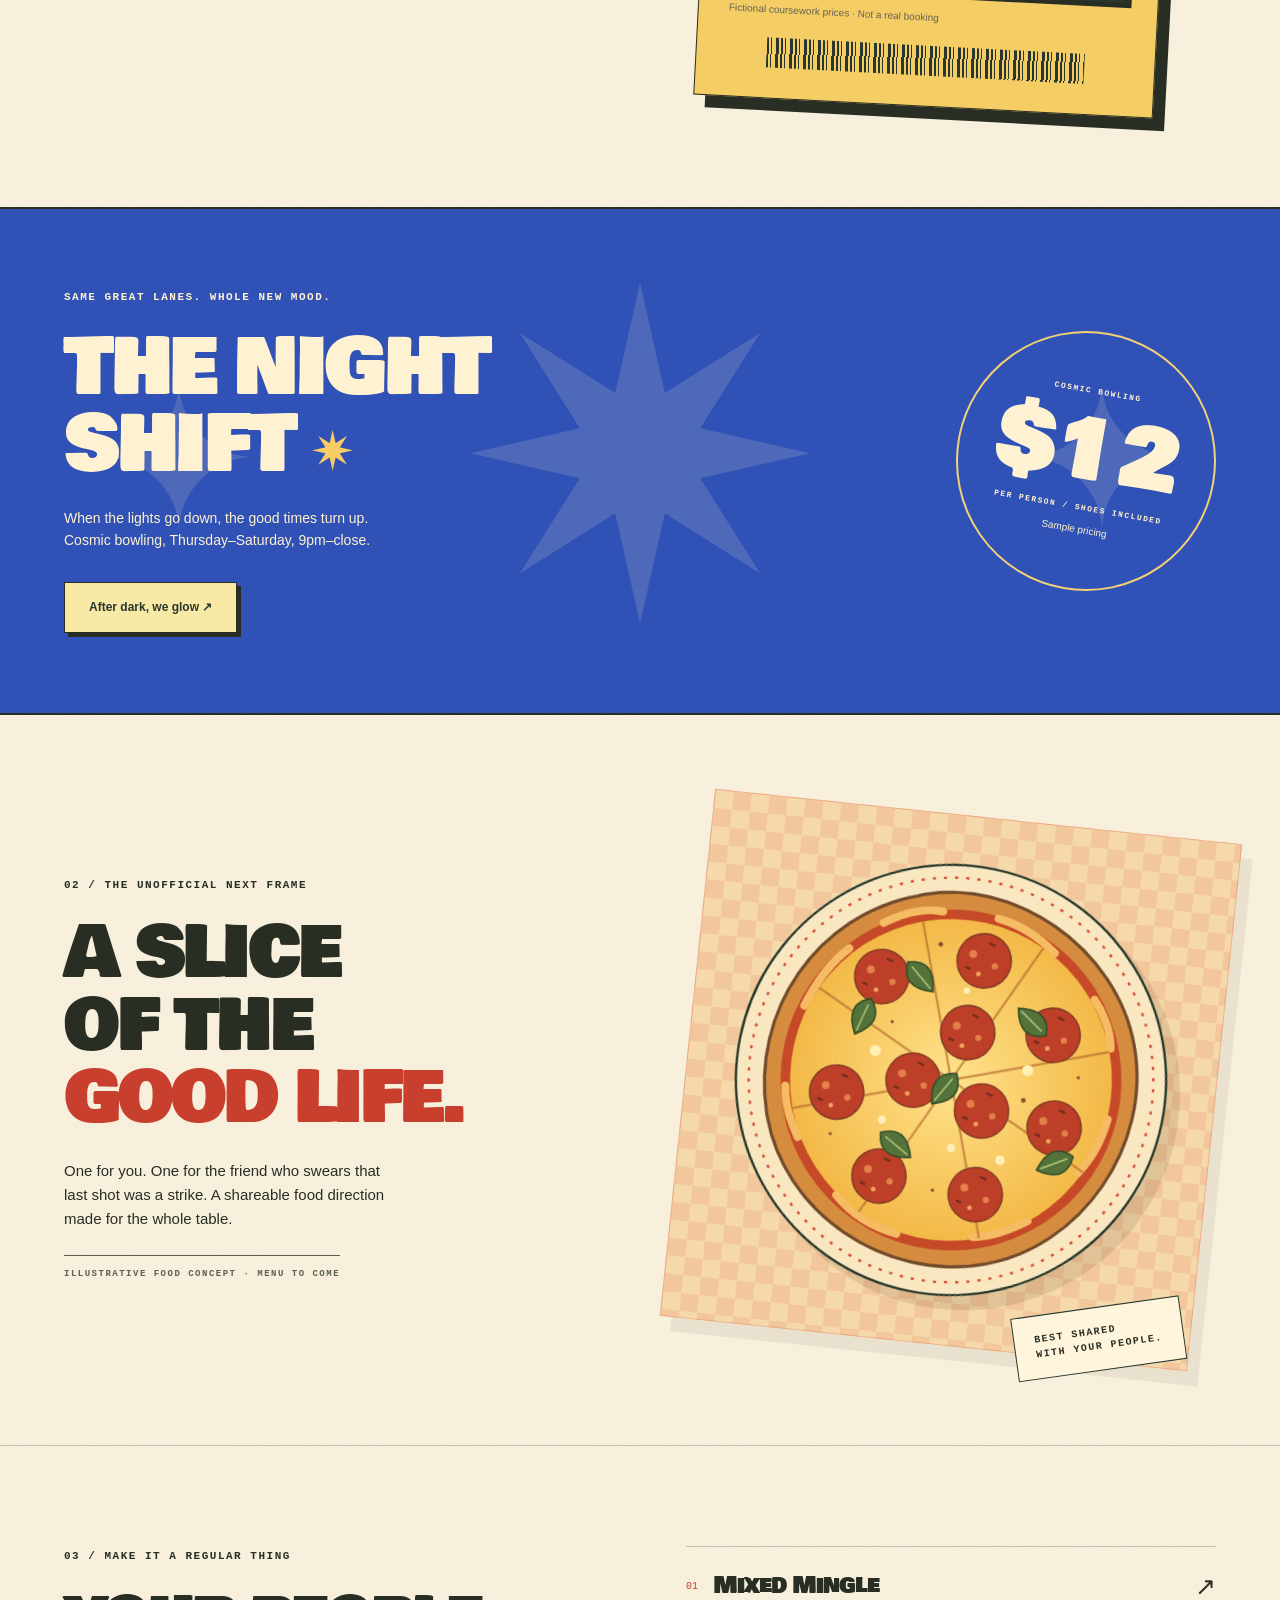
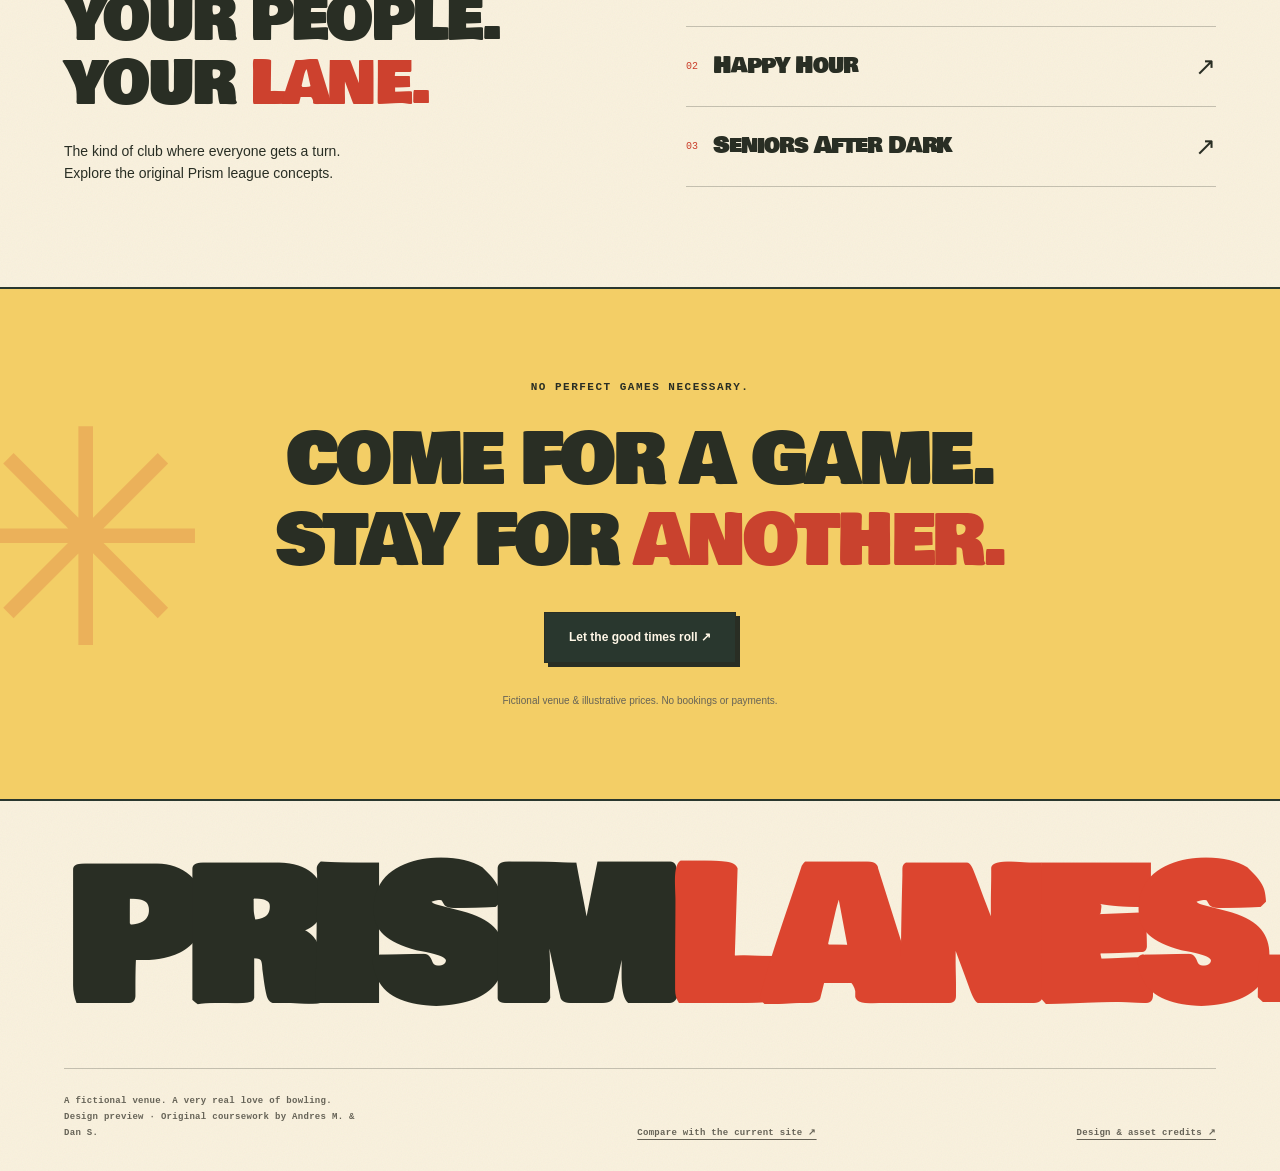
<file: rainbow-bowling-static/static-site/previews/sunday-social/index.html>
<!doctype html>
<html lang="en" data-theme="social">
  <head>
    <meta charset="utf-8" />
    <meta name="viewport" content="width=device-width, initial-scale=1" />
    <meta
      name="description"
      content="A fictional Prism Lanes bowling venue — Sunday Social design preview."
    />
    <meta name="robots" content="noindex" />
    <title>Prism Lanes — Sunday Social</title>
    <link rel="stylesheet" href="../../assets/designs.css" />
  </head>
  <body>
    <div class="study-bar">
      <span>DESIGN STUDY 02 <b> / SUNDAY SOCIAL</b></span
      ><a href="../after-dark/index.html"
        >See After Dark <span aria-hidden="true">↗</span></a
      ><button class="motion-toggle" aria-pressed="false">Pause motion</button>
    </div>
    <a class="skip" href="#main">Skip to content</a>
    <header class="site-header">
      <a class="brand" href="#main" aria-label="Prism Lanes home"
        ><svg viewBox="0 0 32 48" aria-hidden="true">
          <path
            d="M16 2C8 2 8 13 12 18c3 4-1 10-5 17-4 7-1 11 2 11h14c3 0 6-4 2-11-4-7-8-13-5-17C24 13 24 2 16 2Z"
            fill="currentColor"
          />
          <path
            d="M12 21h8M10 27h12"
            stroke="var(--bg)"
            stroke-width="3"
          /></svg
        ><span>PRISM<small>LANES & GOOD TIMES</small></span></a
      >
      <nav aria-label="Main navigation">
        <a href="#bowling">The lanes</a><a href="#food">The fuel</a
        ><a href="#leagues">Your people</a>
      </nav>
      <button class="button header-cta" data-plan>
        Let’s roll <span>↗</span>
      </button>
    </header>
    <main id="main">
      <section class="social-hero">
        <div class="social-hero-copy">
          <p class="eyebrow">A LITTLE OLD SCHOOL. A WHOLE LOT OF GOOD TIMES.</p>
          <h1>OH,<br />WHAT A<br /><span>ROLL.</span></h1>
          <p>
            The gang’s all here.<br />The lanes are calling.<br />Let the good
            times roll.
          </p>
          <button class="button cherry" data-plan>
            Meet you at the lanes <span>↗</span>
          </button>
        </div>
        <div class="social-art">
          <div class="art-sun" aria-hidden="true"></div>
          <img
            class="pin-illustration"
            src="../../assets/bowling-club.svg"
            alt="Playful illustrated bowling pins, a cobalt bowling ball, and red lane stripes"
            fetchpriority="high"
          />
          <div class="round-seal" aria-hidden="true">
            <span>EVERYBODY’S</span><strong>KIND<br />OF CLUB.</strong
            ><span>PRISM LANES</span>
          </div>
          <span class="handwritten">See you in the next frame.</span>
        </div>
        <div class="social-hero-footer">
          <span>STRIKES OPTIONAL. GOOD COMPANY ESSENTIAL.</span
          ><span>↓ THE GOOD STUFF IS THIS WAY</span>
        </div>
      </section>
      <div class="social-ribbon" aria-hidden="true">
        BOWL A LITTLE. LAUGH A LOT. <span>✳</span> BOWL A LITTLE. LAUGH A LOT.
        <span>✳</span>
      </div>
      <section id="bowling" class="social-bowling section-pad">
        <div class="social-intro">
          <p class="eyebrow">01 / A CLASSIC FOR A REASON</p>
          <h2>GOOD TIMES.<br />NO GUTTER<br /><span>FEELINGS.</span></h2>
          <p>
            You don’t need a perfect game to have a perfect afternoon. Just
            bring your favorite people. We’ll bring the bowling.
          </p>
        </div>
        <div class="score-ticket">
          <div class="ticket-top">
            <span>PRISM LANES</span><span>ADMIT EVERYONE ↗</span>
          </div>
          <h3>LET’S<br />ROLL.</h3>
          <p class="ticket-sub">YOUR NEXT GOOD TIME, BY THE GAME.</p>
          <dl>
            <div>
              <dt>Weekday game</dt>
              <dd>$3.00</dd>
            </div>
            <div>
              <dt>Weekend game</dt>
              <dd>$3.50</dd>
            </div>
            <div>
              <dt>A pair of bowling shoes</dt>
              <dd>$2.50</dd>
            </div>
          </dl>
          <button class="button ink" data-plan>Plan your visit ↗</button>
          <p class="fine-print">
            Fictional coursework prices · Not a real booking
          </p>
          <div class="ticket-barcode" aria-hidden="true"></div>
        </div>
      </section>
      <section class="social-cosmic">
        <div class="cosmic-stars" aria-hidden="true">✦<span>✷</span>✦</div>
        <div>
          <p class="eyebrow">SAME GREAT LANES. WHOLE NEW MOOD.</p>
          <h2>THE NIGHT<br />SHIFT<span>✷</span></h2>
          <p>
            When the lights go down, the good times turn up.<br />Cosmic
            bowling, Thursday–Saturday, 9pm–close.
          </p>
          <button class="button butter" data-plan>After dark, we glow ↗</button>
        </div>
        <div class="cosmic-price">
          <span>COSMIC BOWLING</span><strong>$12</strong
          ><span>PER PERSON / SHOES INCLUDED</span><small>Sample pricing</small>
        </div>
      </section>
      <section id="food" class="social-food section-pad">
        <div class="social-food-copy">
          <p class="eyebrow">02 / THE UNOFFICIAL NEXT FRAME</p>
          <h2>A SLICE<br />OF THE<br /><span>GOOD LIFE.</span></h2>
          <p>
            One for you. One for the friend who swears that last shot was a
            strike. A shareable food direction made for the whole table.
          </p>
          <span class="menu-note"
            >ILLUSTRATIVE FOOD CONCEPT · MENU TO COME</span
          >
        </div>
        <div class="pizza-paper">
          <img
            src="../../assets/pizza.svg"
            alt="Illustrated pepperoni pizza with a golden crust, basil, and stretchy cheese"
            loading="lazy"
          /><span class="pizza-label">BEST SHARED<br />WITH YOUR PEOPLE.</span>
        </div>
      </section>
      <section id="leagues" class="social-leagues section-pad">
        <div>
          <p class="eyebrow">03 / MAKE IT A REGULAR THING</p>
          <h2>YOUR PEOPLE.<br />YOUR <span>LANE.</span></h2>
          <p>
            The kind of club where everyone gets a turn.<br />Explore the
            original Prism league concepts.
          </p>
        </div>
        <div class="social-league-list">
          <details>
            <summary>
              <span class="league-number">01</span>
              <h3>Mixed Mingle</h3>
              <b>↗</b>
            </summary>
            <p>
              A social bowling concept for meeting other players and finding
              your next teammate. Registration is not offered in this preview.
            </p>
          </details>
          <details>
            <summary>
              <span class="league-number">02</span>
              <h3>Happy Hour</h3>
              <b>↗</b>
            </summary>
            <p>
              An after-work league concept built around a relaxed night out.
              Less screen time, more lane time.
            </p>
          </details>
          <details>
            <summary>
              <span class="league-number">03</span>
              <h3>Seniors After Dark</h3>
              <b>↗</b>
            </summary>
            <p>
              A friendly league concept for experienced and returning bowlers.
              Keep the good company and friendly competition rolling.
            </p>
          </details>
        </div>
      </section>
      <section class="social-finale">
        <span class="finale-star" aria-hidden="true">✳</span>
        <p class="eyebrow">NO PERFECT GAMES NECESSARY.</p>
        <h2>COME FOR A GAME.<br />STAY FOR <span>ANOTHER.</span></h2>
        <button class="button ink" data-plan>Let the good times roll ↗</button>
        <p class="fine-print">
          Fictional venue & illustrative prices. No bookings or payments.
        </p>
      </section>
    </main>
    <footer>
      <div class="footer-brand">PRISM<span>LANES.</span></div>
      <div class="footer-bottom">
        <p>
          A fictional venue. A very real love of bowling.<br />Design preview ·
          Original coursework by Andres M. & Dan S.
        </p>
        <a href="../../index.html">Compare with the current site ↗</a
        ><a href="../../assets/credits.txt">Design & asset credits ↗</a>
      </div>
    </footer>
    <dialog id="plan" aria-labelledby="plan-title">
      <form method="dialog">
        <button class="close-dialog" aria-label="Close visit planner">×</button>
      </form>
      <p class="eyebrow">MAKE A NIGHT OF IT</p>
      <h2 id="plan-title">Your lane.<br />Your kind of night.</h2>
      <p>
        Try the sample visit planner. This fictional venue does not accept
        reservations or payments.
      </p>
      <label for="visit-type">Pick your vibe</label
      ><select id="visit-type">
        <option value="cosmic">
          Cosmic bowling · $12 / person, shoes included
        </option>
        <option value="weekday">
          Weekday bowling · $3 / game + $2.50 shoes
        </option>
        <option value="weekend">
          Weekend bowling · $3.50 / game + $2.50 shoes
        </option></select
      ><label for="players">Bring your people</label
      ><select id="players">
        <option value="2">2 players</option>
        <option value="3">3 players</option>
        <option value="4" selected>4 players</option>
        <option value="5">5 players</option>
        <option value="6">6 players</option>
      </select>
      <div class="estimate">
        <span
          >Sample total
          <small id="estimate-detail">Cosmic bowling with shoes</small></span
        ><output id="estimate" aria-live="polite">$48.00</output>
      </div>
      <p class="fine-print">
        Illustrative coursework prices. One game per player for standard
        bowling. Nothing is booked or saved.
      </p>
    </dialog>
    <script type="module" src="../../assets/interactions.js"></script>
  </body>
</html>
</file>
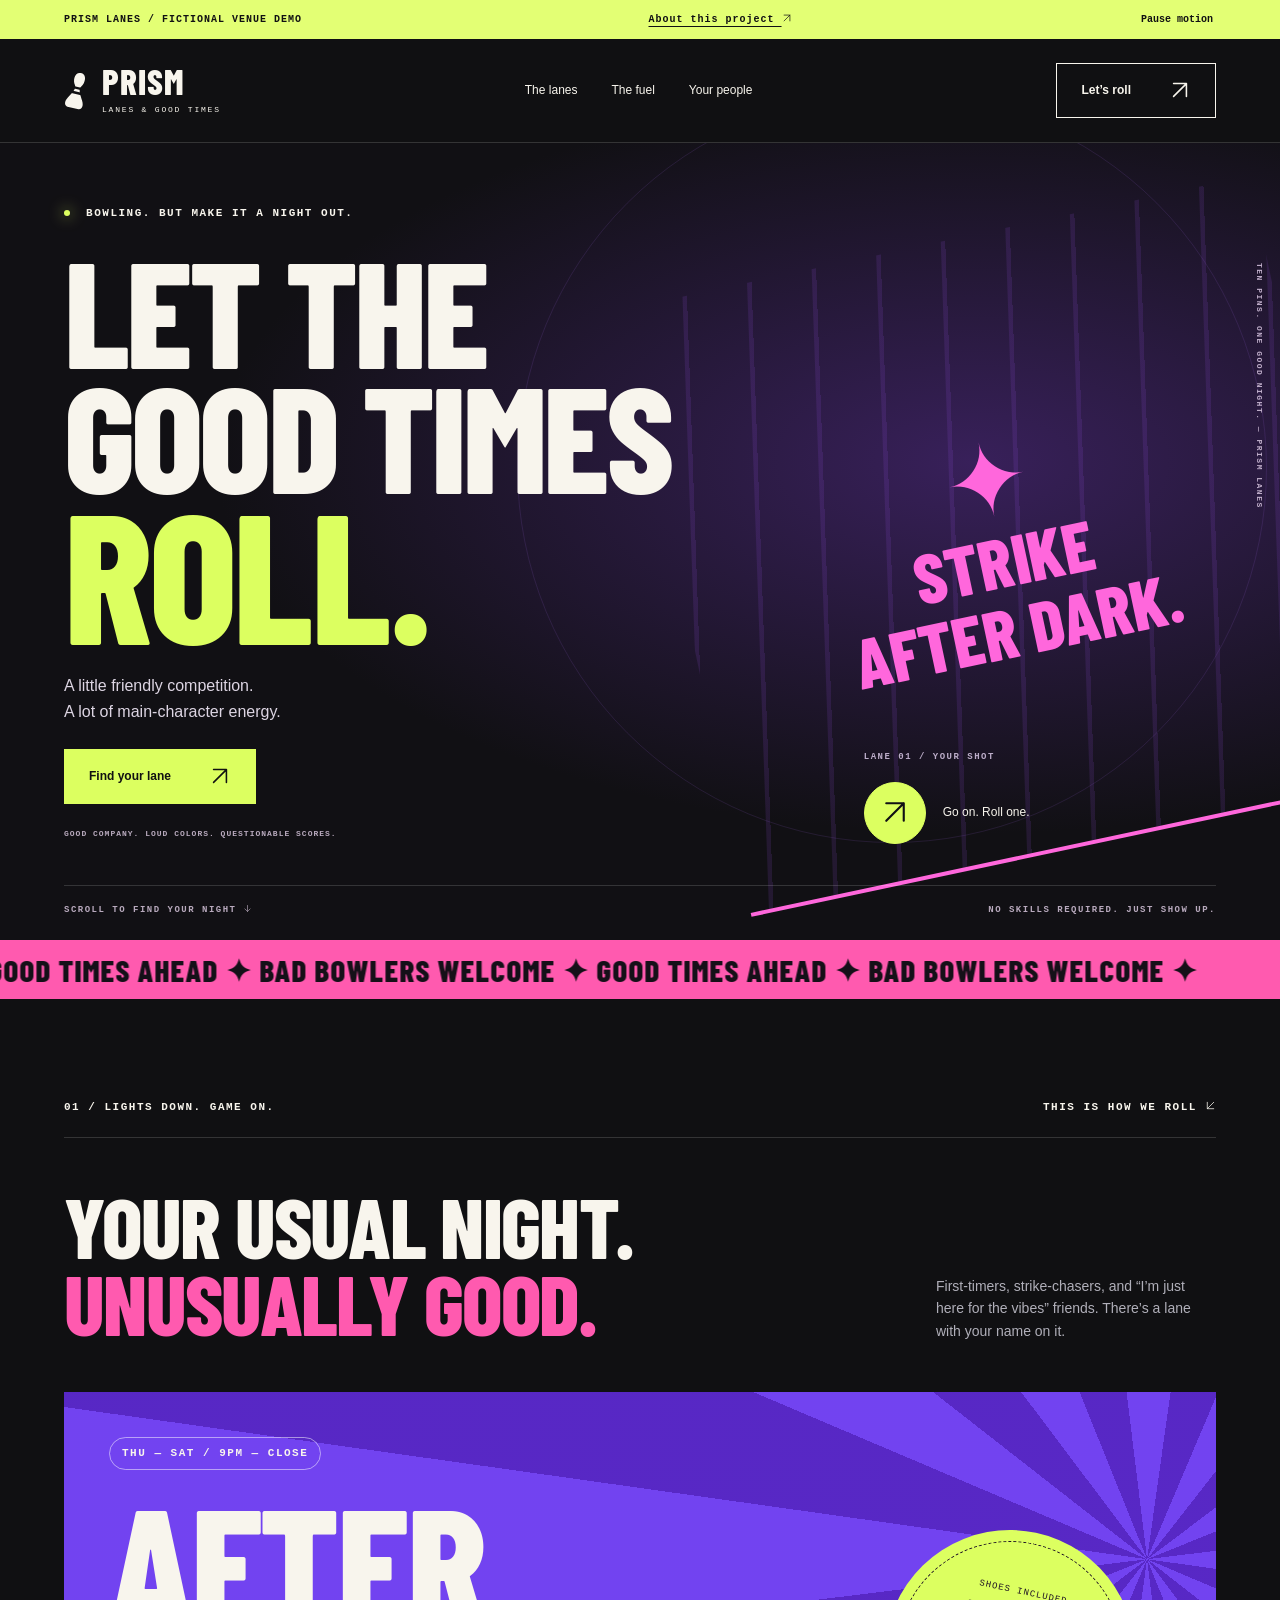
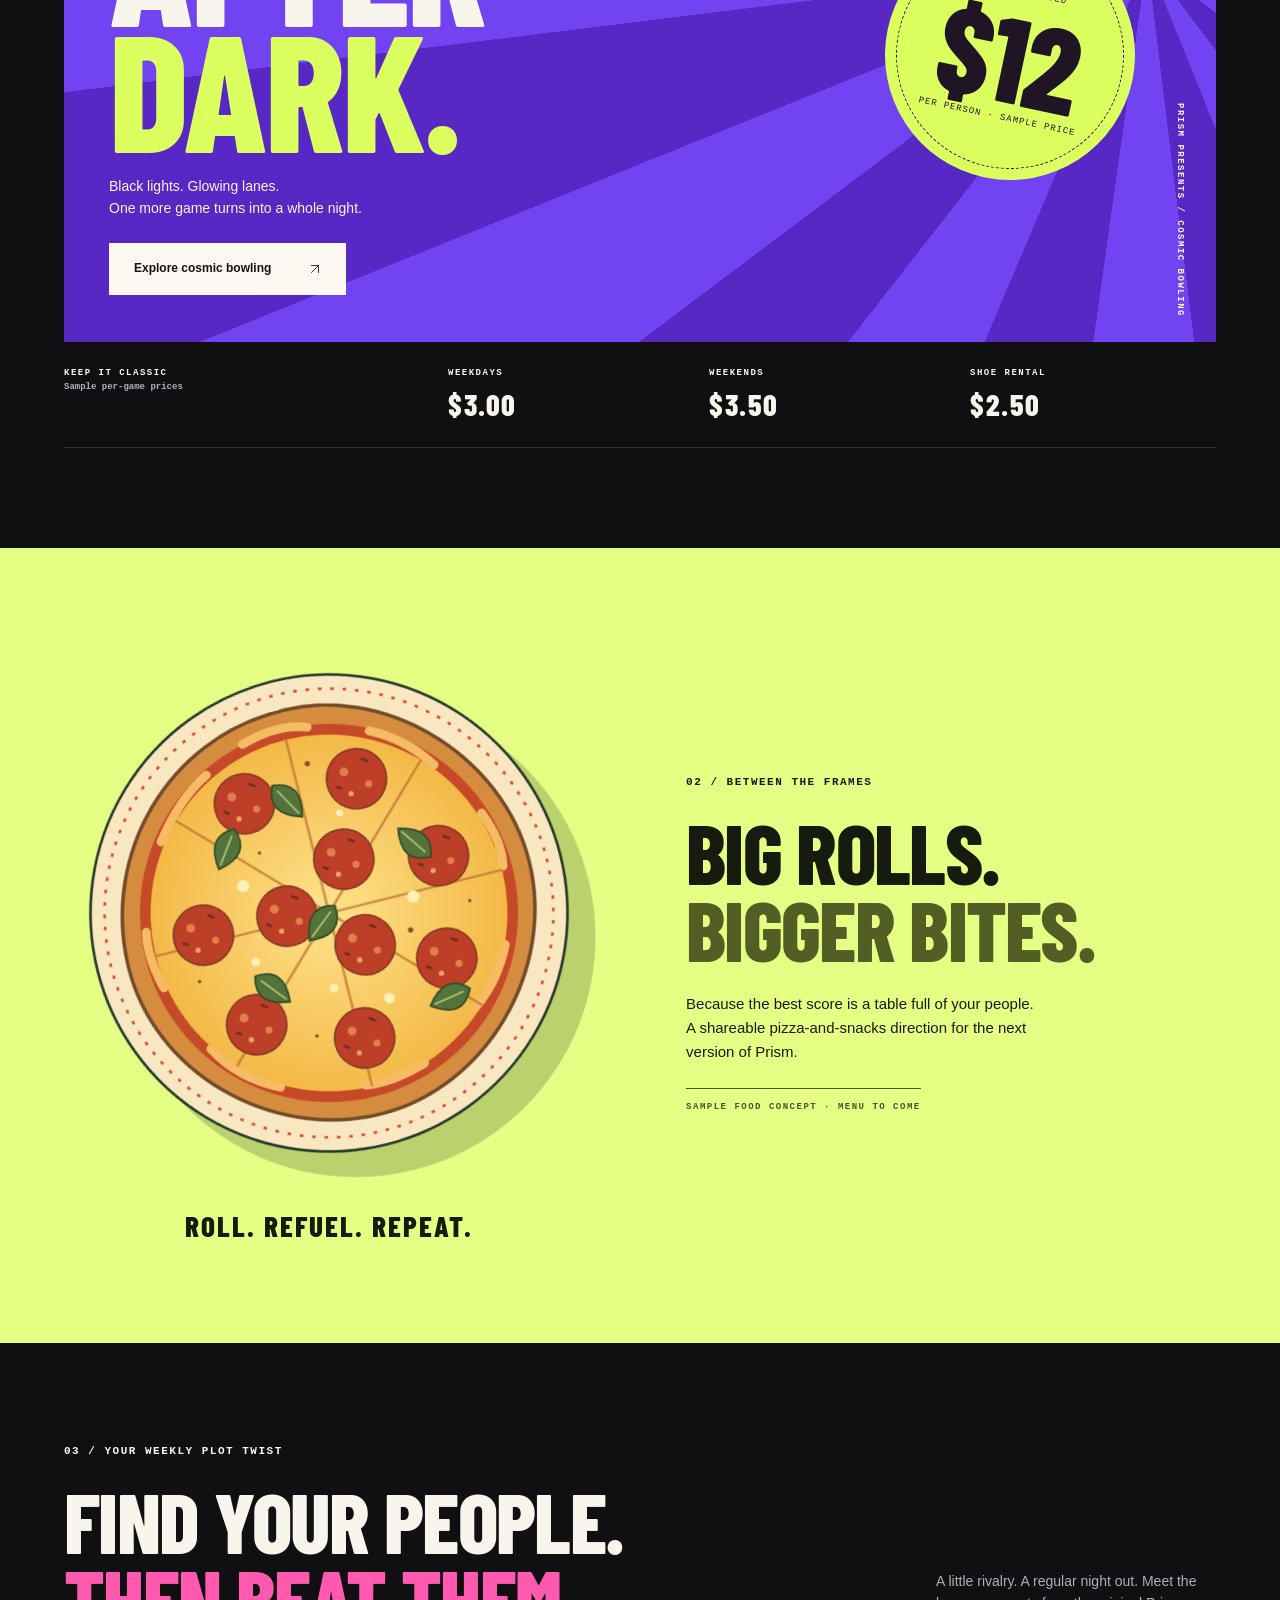
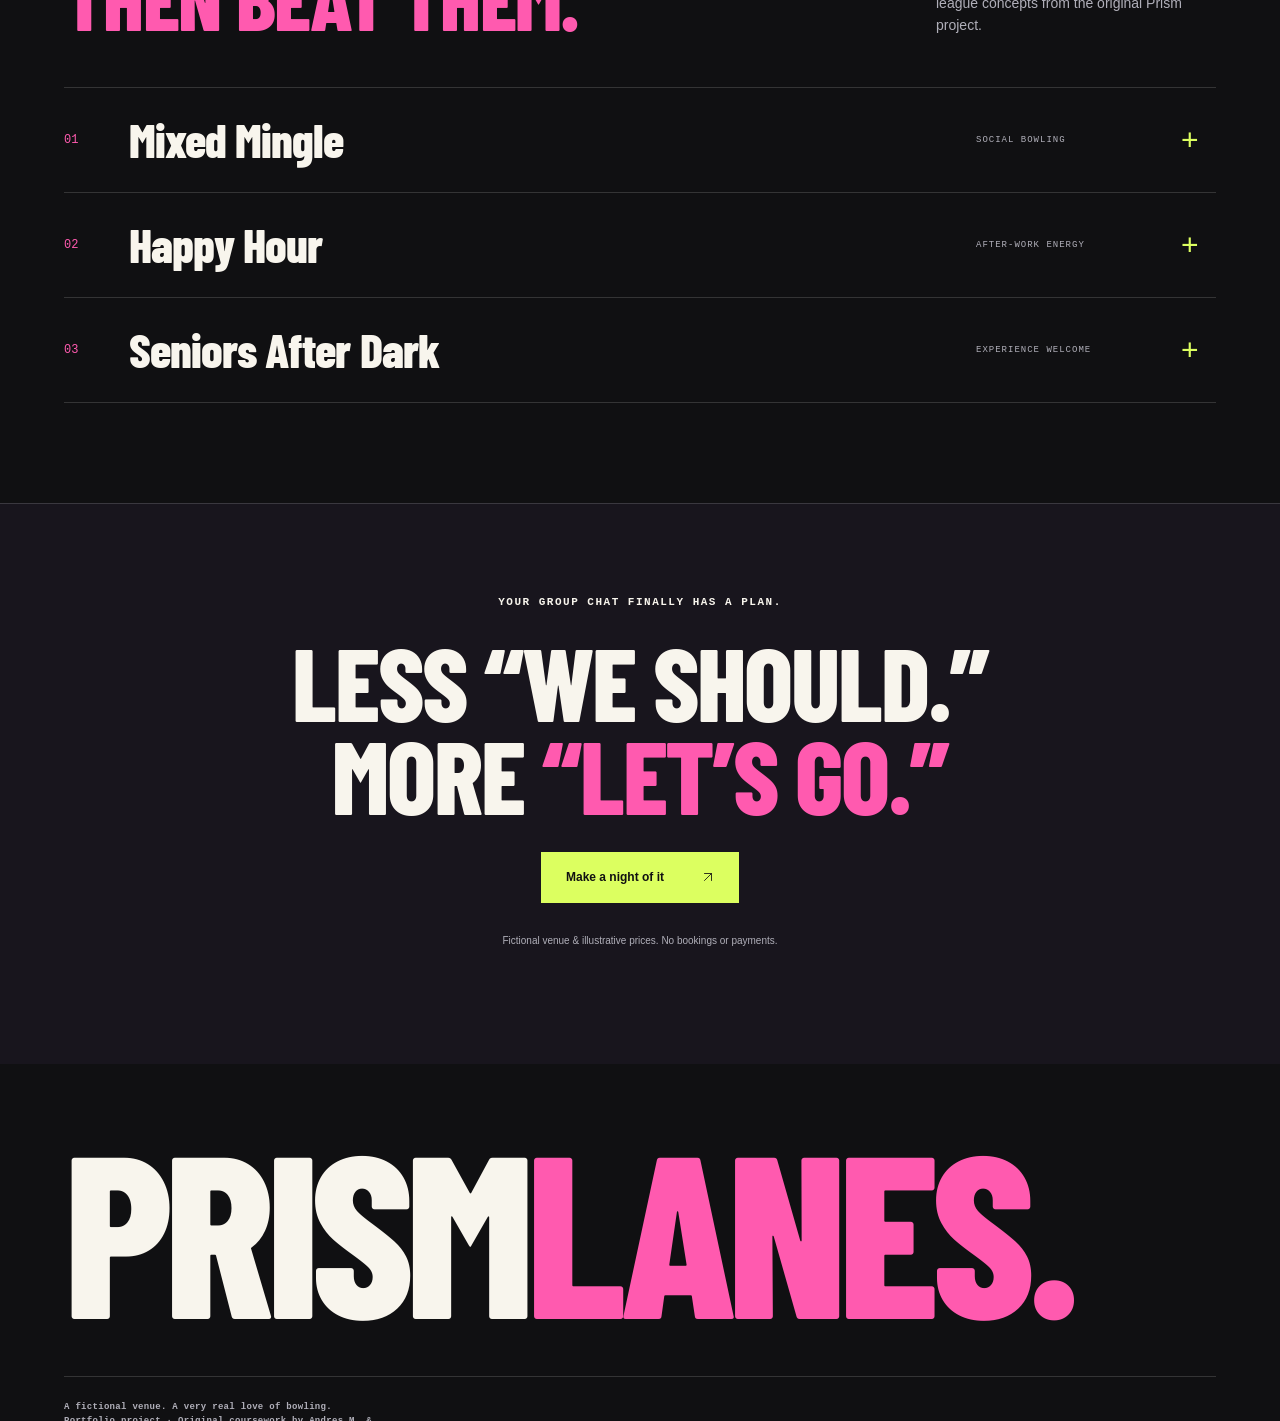
<file: rainbow-bowling-static/static-site/contact-us.html>
<!doctype html>
<html lang="en">
  <head>
    <meta charset="utf-8" />
    <meta name="viewport" content="width=device-width, initial-scale=1" />
    <title>About Prism Lanes | Prism Lanes</title>
    <meta http-equiv="refresh" content="0; url=index.html#about" />
    <link
      rel="canonical"
      href="https://grimsyntaxcloud.github.io/prism-lanes/#about"
    />
    <style>
      body {
        margin: 0;
        padding: 10vh 8vw;
        background: #101012;
        color: #f8f5ed;
        font: 18px/1.6 Arial;
      }
      a {
        color: #dcff60;
      }
    </style>
  </head>
  <body>
    <h1>About Prism Lanes</h1>
    <p>This section is now part of the new Prism Lanes homepage.</p>
    <a href="index.html#about">Continue to Prism Lanes <svg class="compat-arrow" xmlns="http://www.w3.org/2000/svg" width="1em" height="1em" viewBox="0 0 24 24" fill="none" stroke="currentColor" stroke-width="1.7" stroke-linecap="round" stroke-linejoin="round" aria-hidden="true" focusable="false"><path d="M4 12h16m-7-7 7 7-7 7"></path></svg></a>
  </body>
</html>
</file>
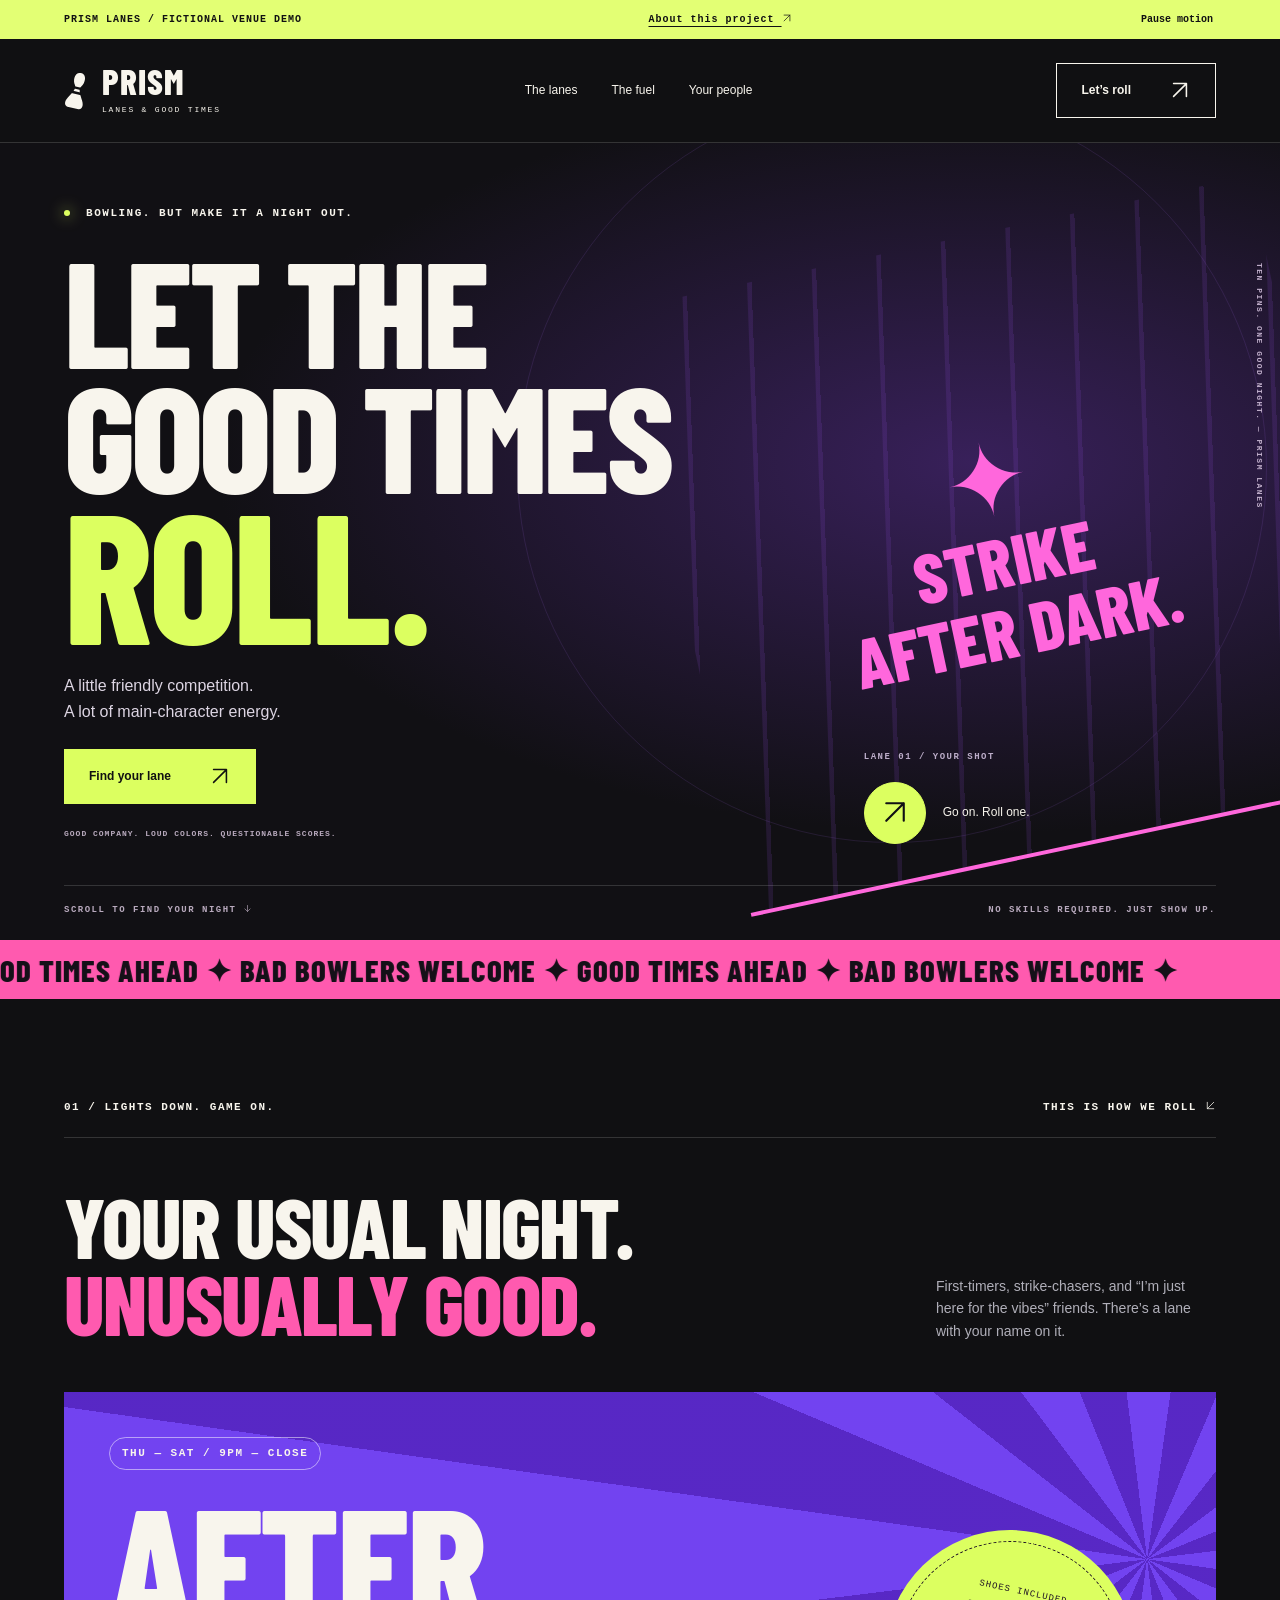
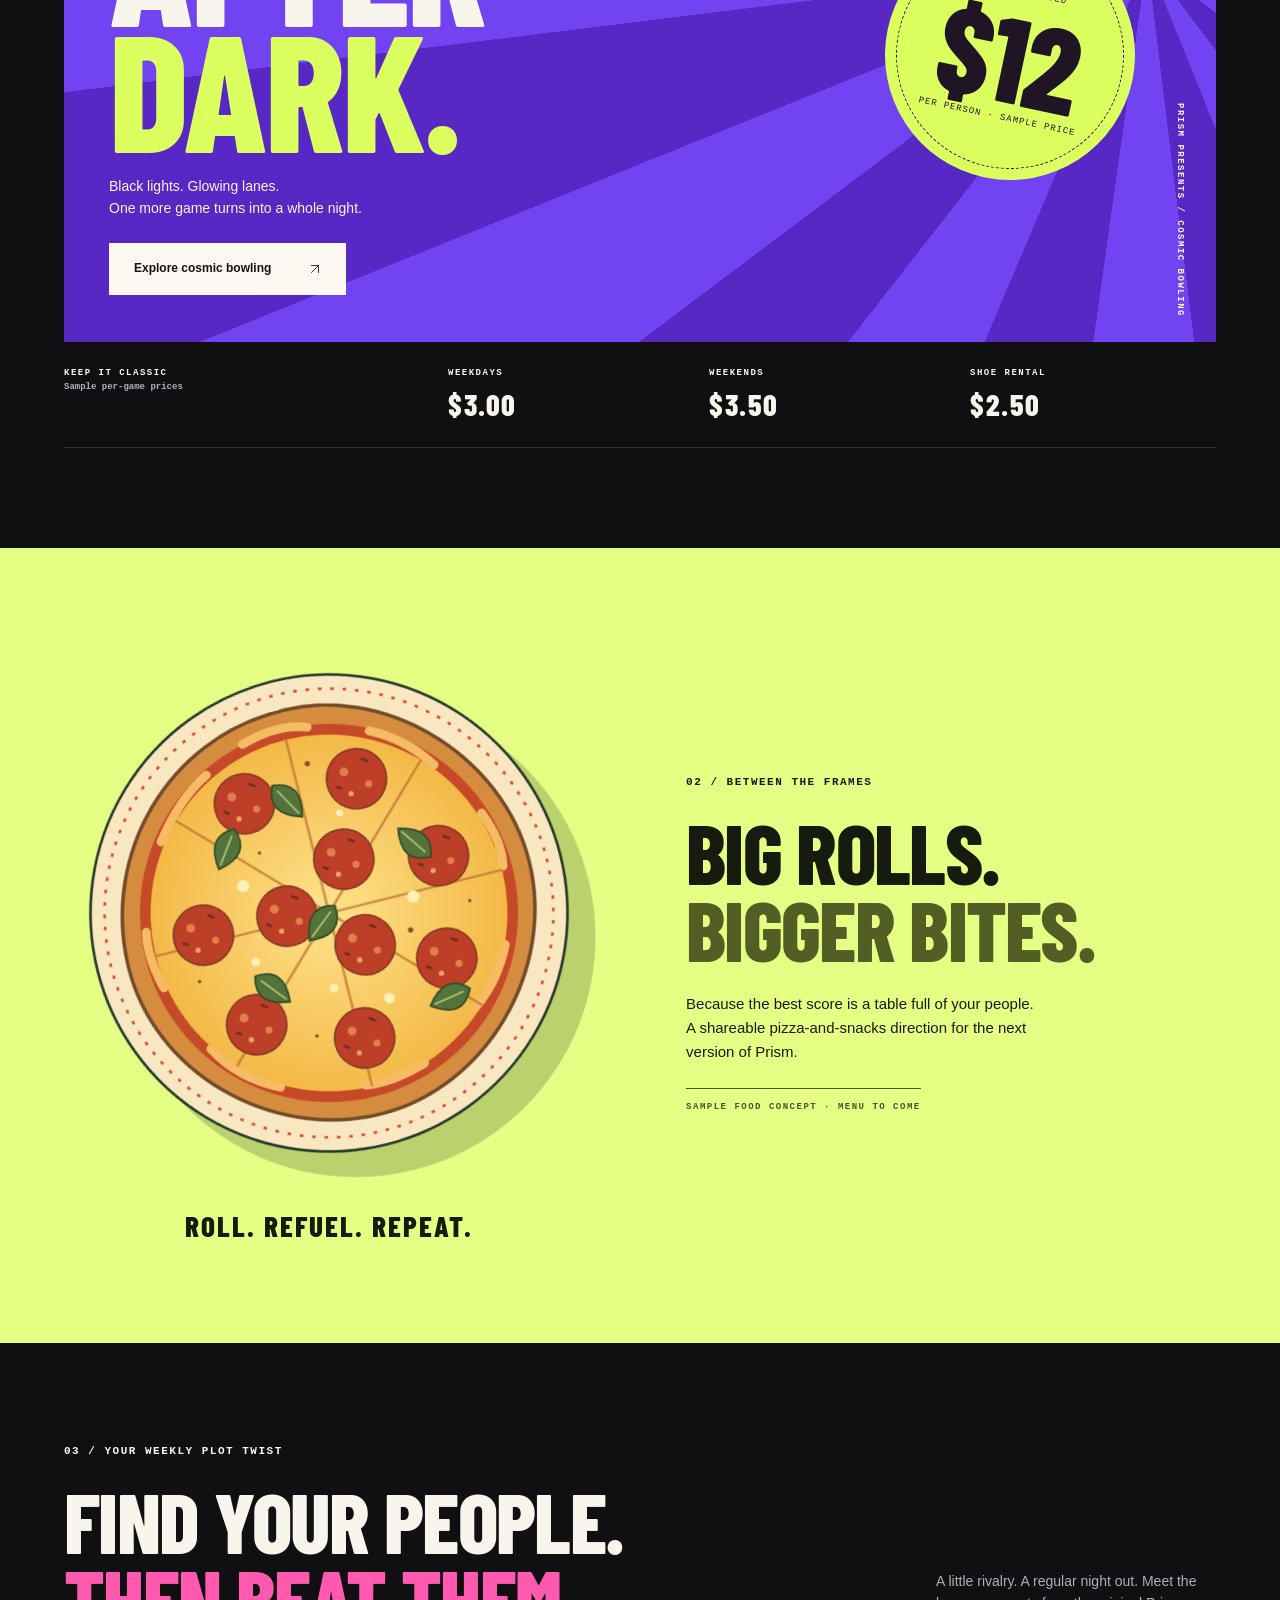
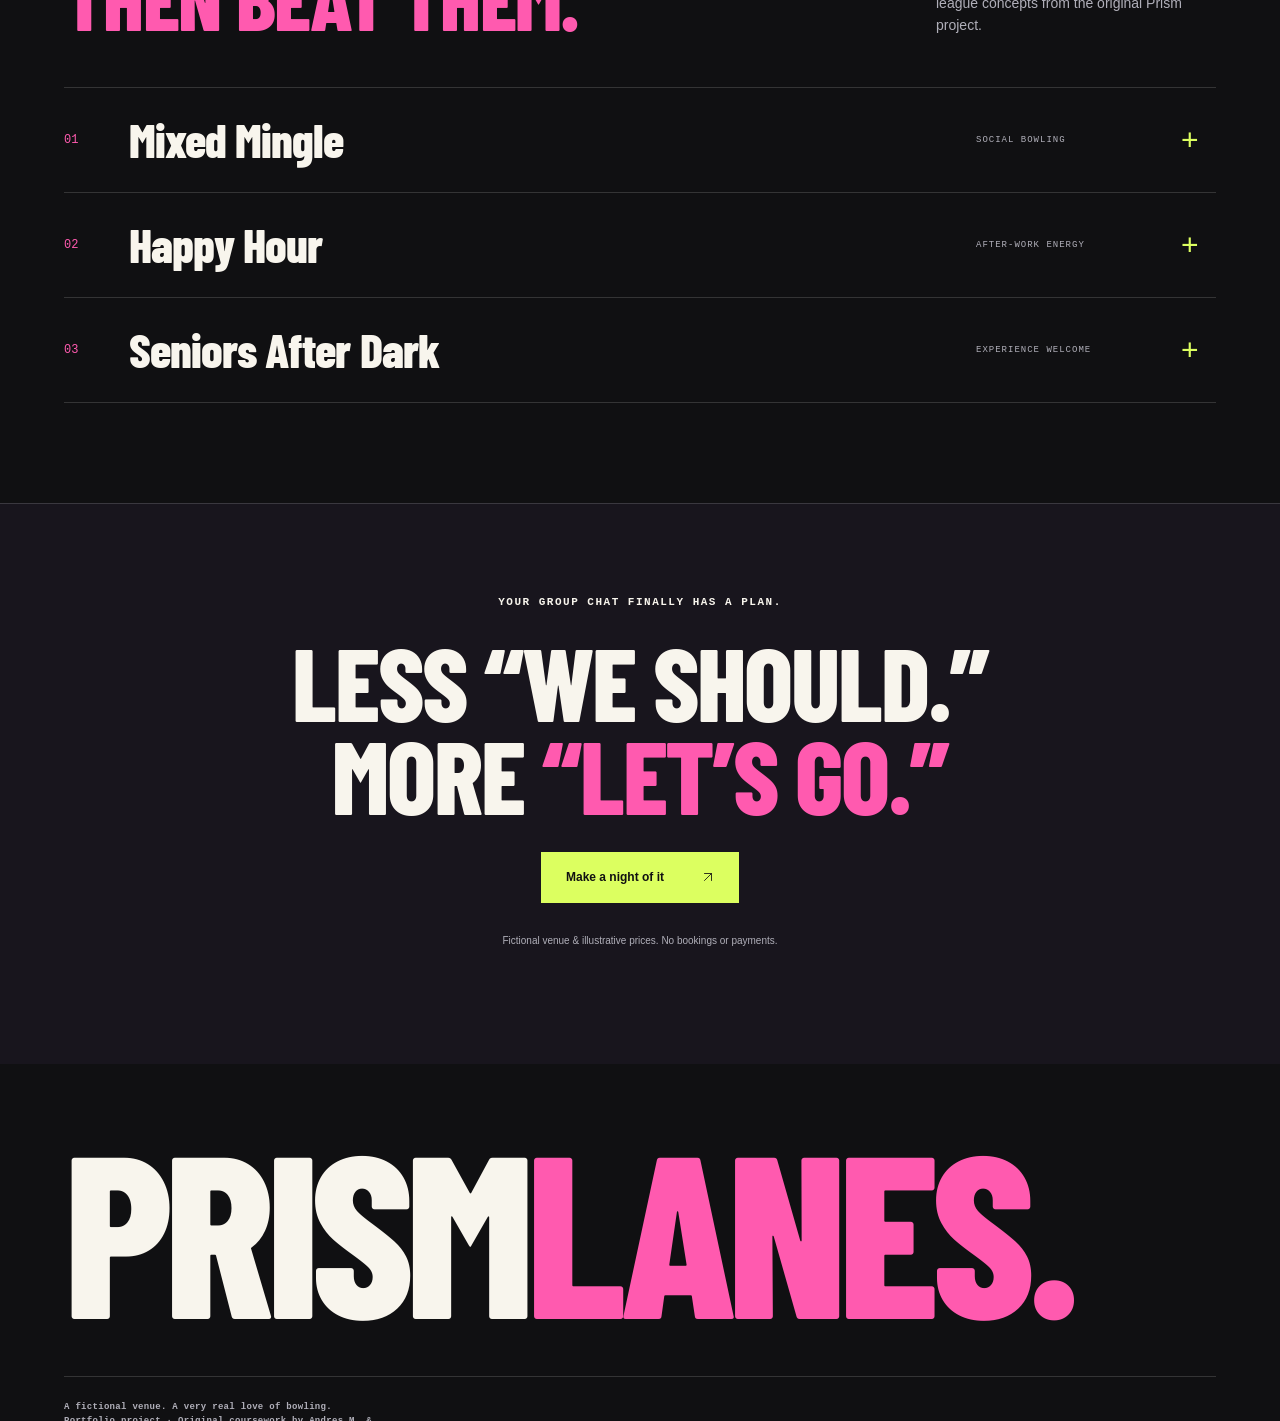
<file: rainbow-bowling-static/static-site/events.html>
<!doctype html>
<html lang="en">
  <head>
    <meta charset="utf-8" />
    <meta name="viewport" content="width=device-width, initial-scale=1" />
    <title>Explore cosmic bowling | Prism Lanes</title>
    <meta http-equiv="refresh" content="0; url=index.html#bowling" />
    <link
      rel="canonical"
      href="https://grimsyntaxcloud.github.io/prism-lanes/#bowling"
    />
    <style>
      body {
        margin: 0;
        padding: 10vh 8vw;
        background: #101012;
        color: #f8f5ed;
        font: 18px/1.6 Arial;
      }
      a {
        color: #dcff60;
      }
    </style>
  </head>
  <body>
    <h1>Explore cosmic bowling</h1>
    <p>This section is now part of the new Prism Lanes homepage.</p>
    <a href="index.html#bowling">Continue to Prism Lanes <svg class="compat-arrow" xmlns="http://www.w3.org/2000/svg" width="1em" height="1em" viewBox="0 0 24 24" fill="none" stroke="currentColor" stroke-width="1.7" stroke-linecap="round" stroke-linejoin="round" aria-hidden="true" focusable="false"><path d="M4 12h16m-7-7 7 7-7 7"></path></svg></a>
  </body>
</html>
</file>
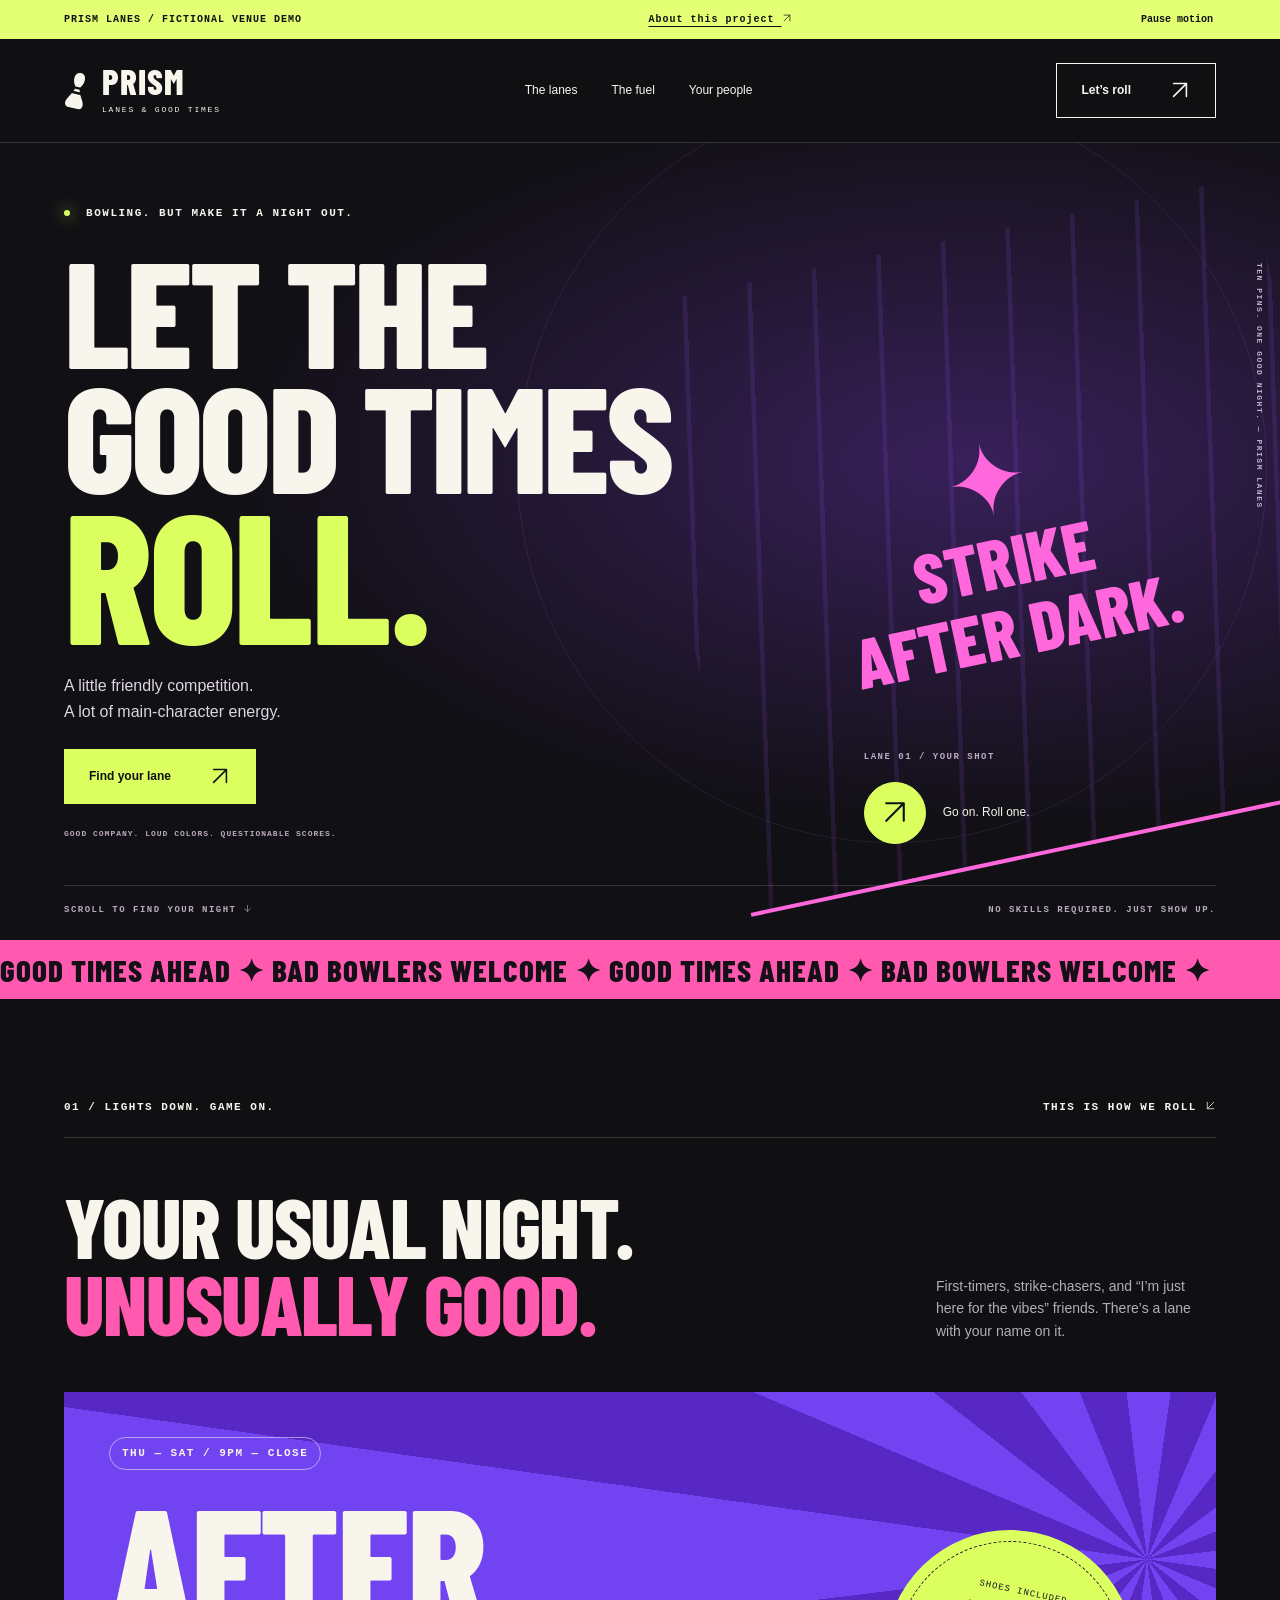
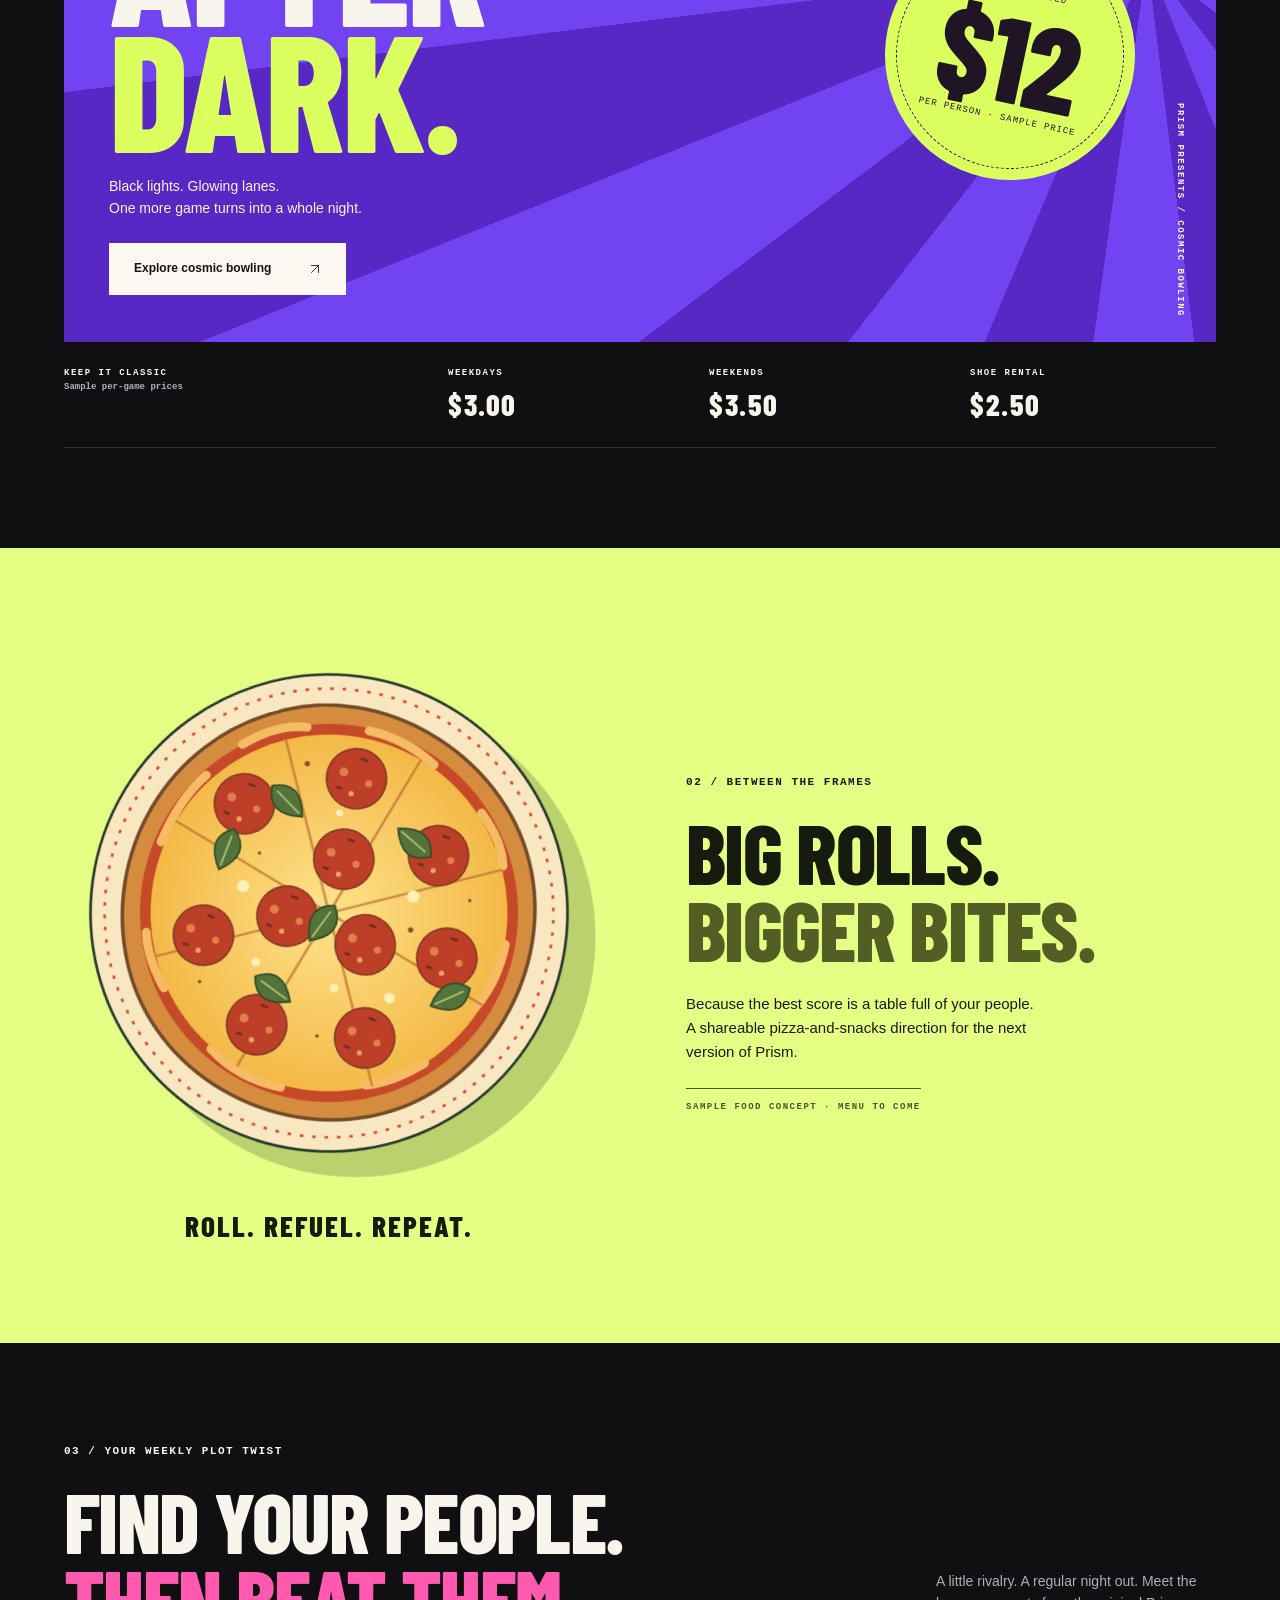
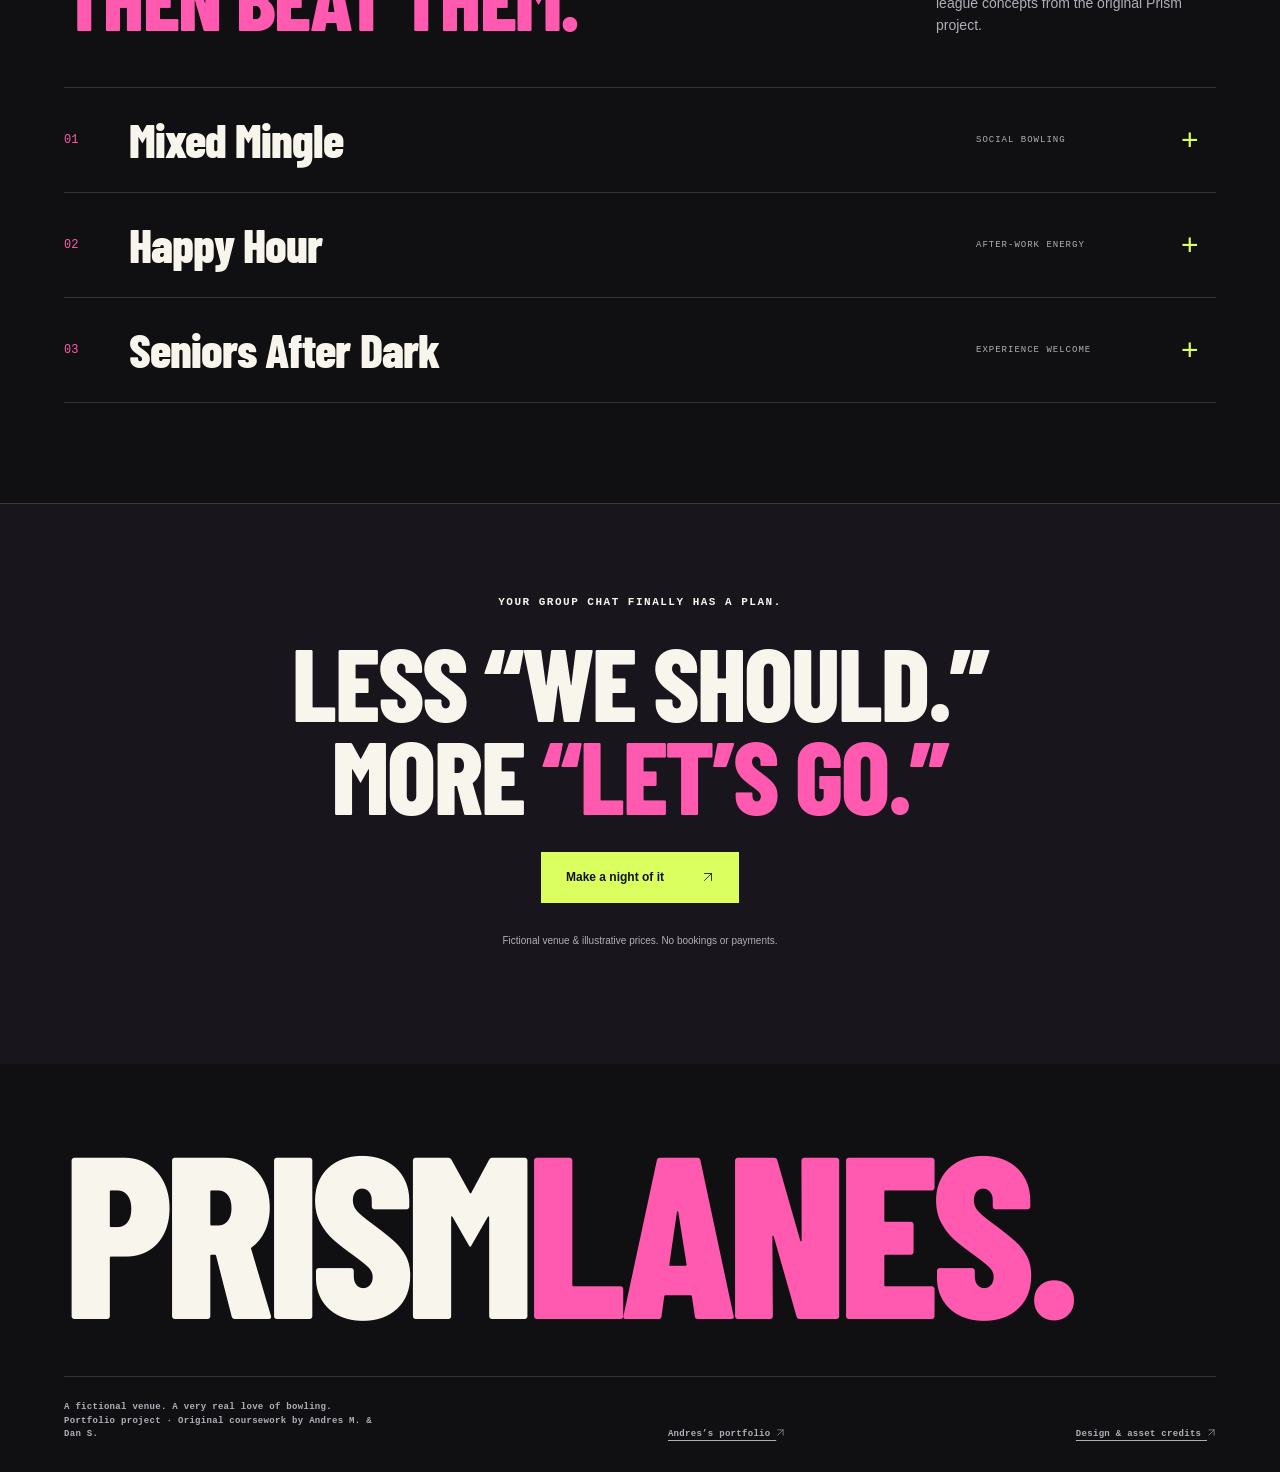
<file: rainbow-bowling-static/static-site/food.html>
<!doctype html>
<html lang="en">
  <head>
    <meta charset="utf-8" />
    <meta name="viewport" content="width=device-width, initial-scale=1" />
    <title>Explore the food concept | Prism Lanes</title>
    <meta http-equiv="refresh" content="0; url=index.html#food" />
    <link
      rel="canonical"
      href="https://grimsyntaxcloud.github.io/prism-lanes/#food"
    />
    <style>
      body {
        margin: 0;
        padding: 10vh 8vw;
        background: #101012;
        color: #f8f5ed;
        font: 18px/1.6 Arial;
      }
      a {
        color: #dcff60;
      }
    </style>
  </head>
  <body>
    <h1>Explore the food concept</h1>
    <p>This section is now part of the new Prism Lanes homepage.</p>
    <a href="index.html#food">Continue to Prism Lanes <svg class="compat-arrow" xmlns="http://www.w3.org/2000/svg" width="1em" height="1em" viewBox="0 0 24 24" fill="none" stroke="currentColor" stroke-width="1.7" stroke-linecap="round" stroke-linejoin="round" aria-hidden="true" focusable="false"><path d="M4 12h16m-7-7 7 7-7 7"></path></svg></a>
  </body>
</html>
</file>
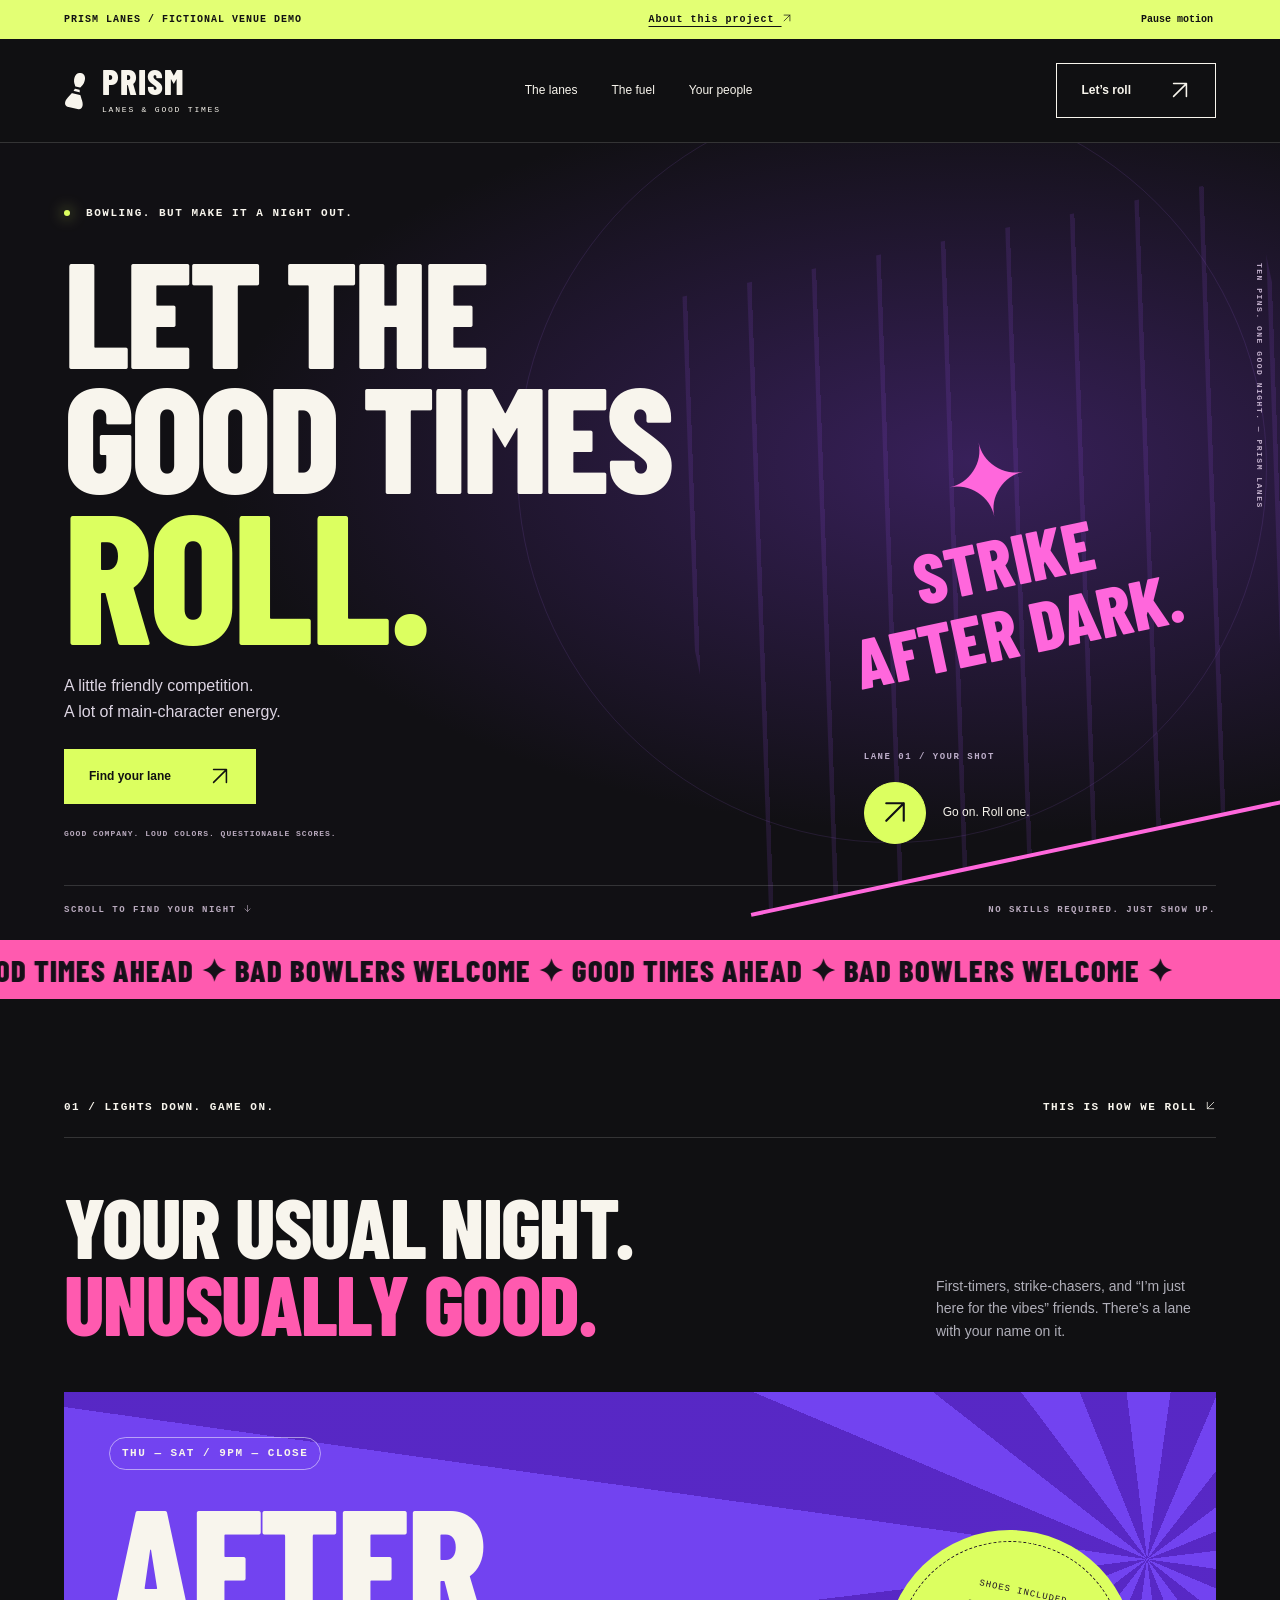
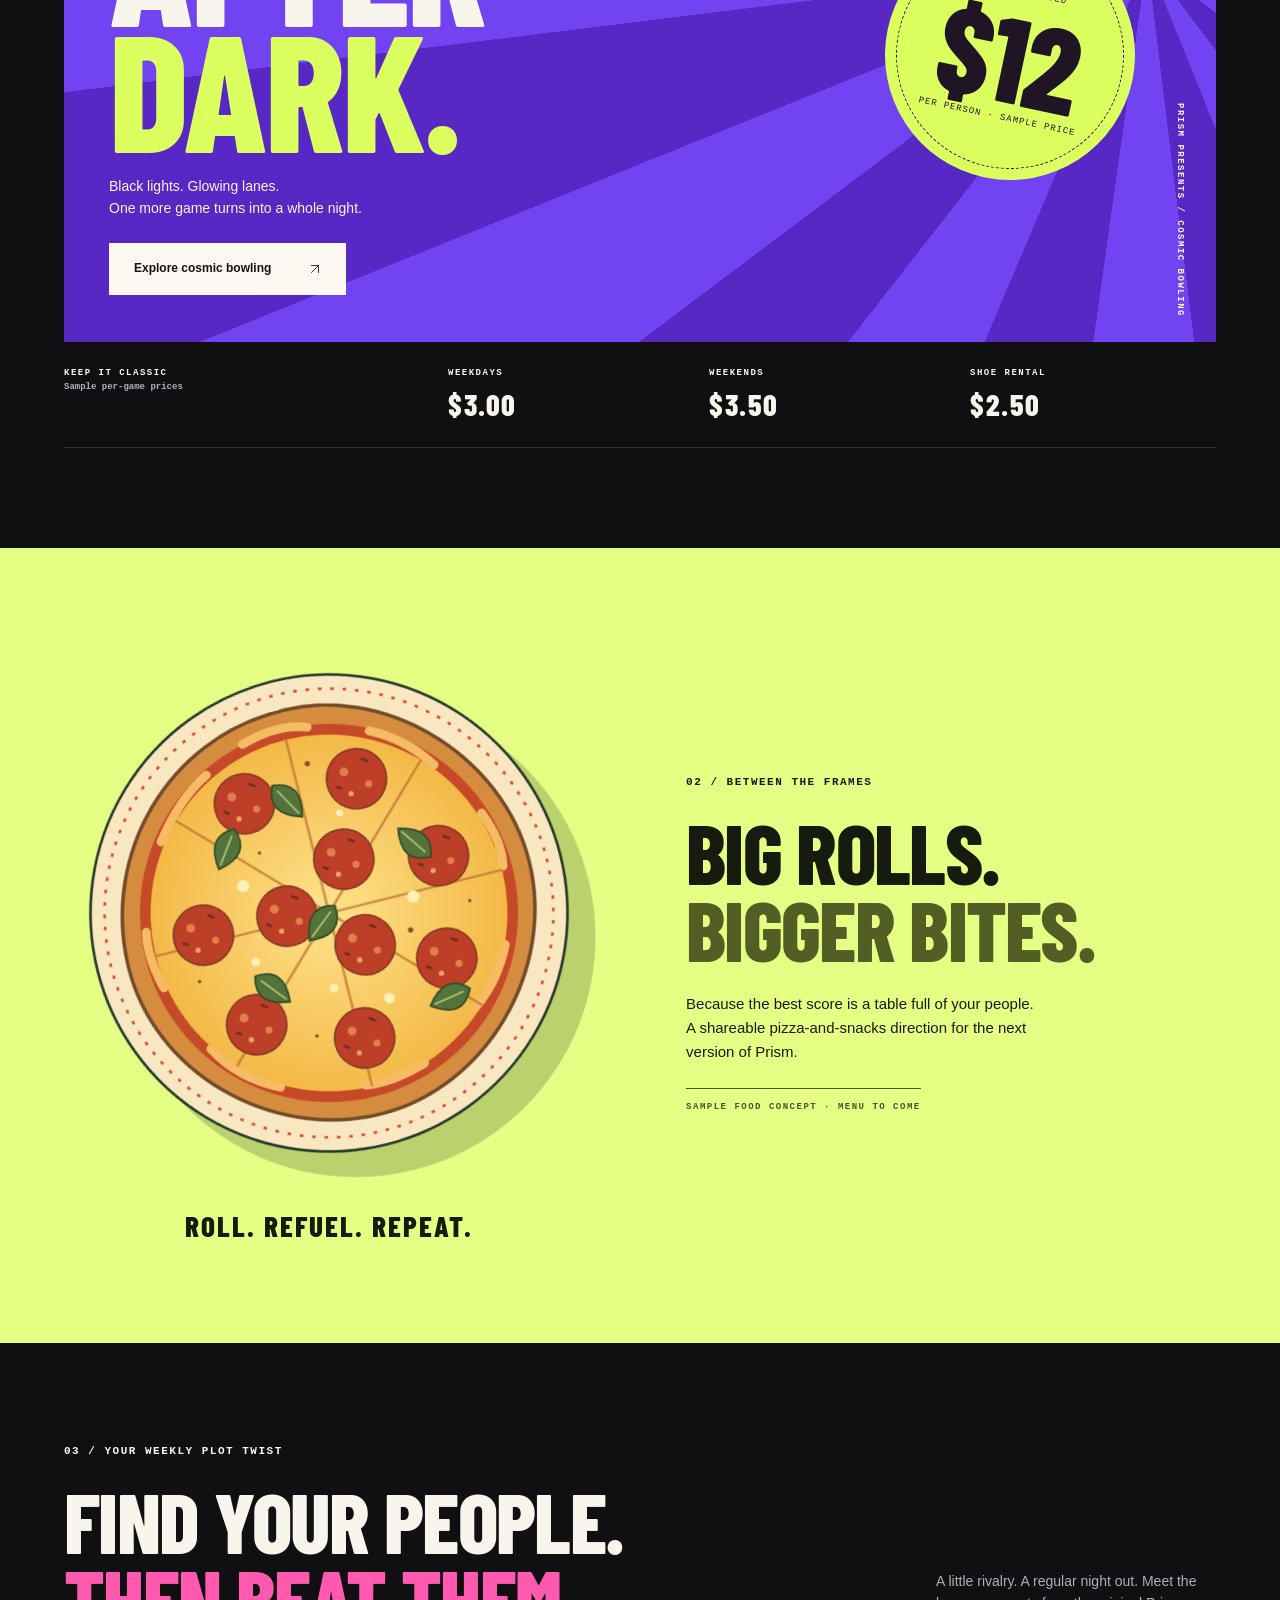
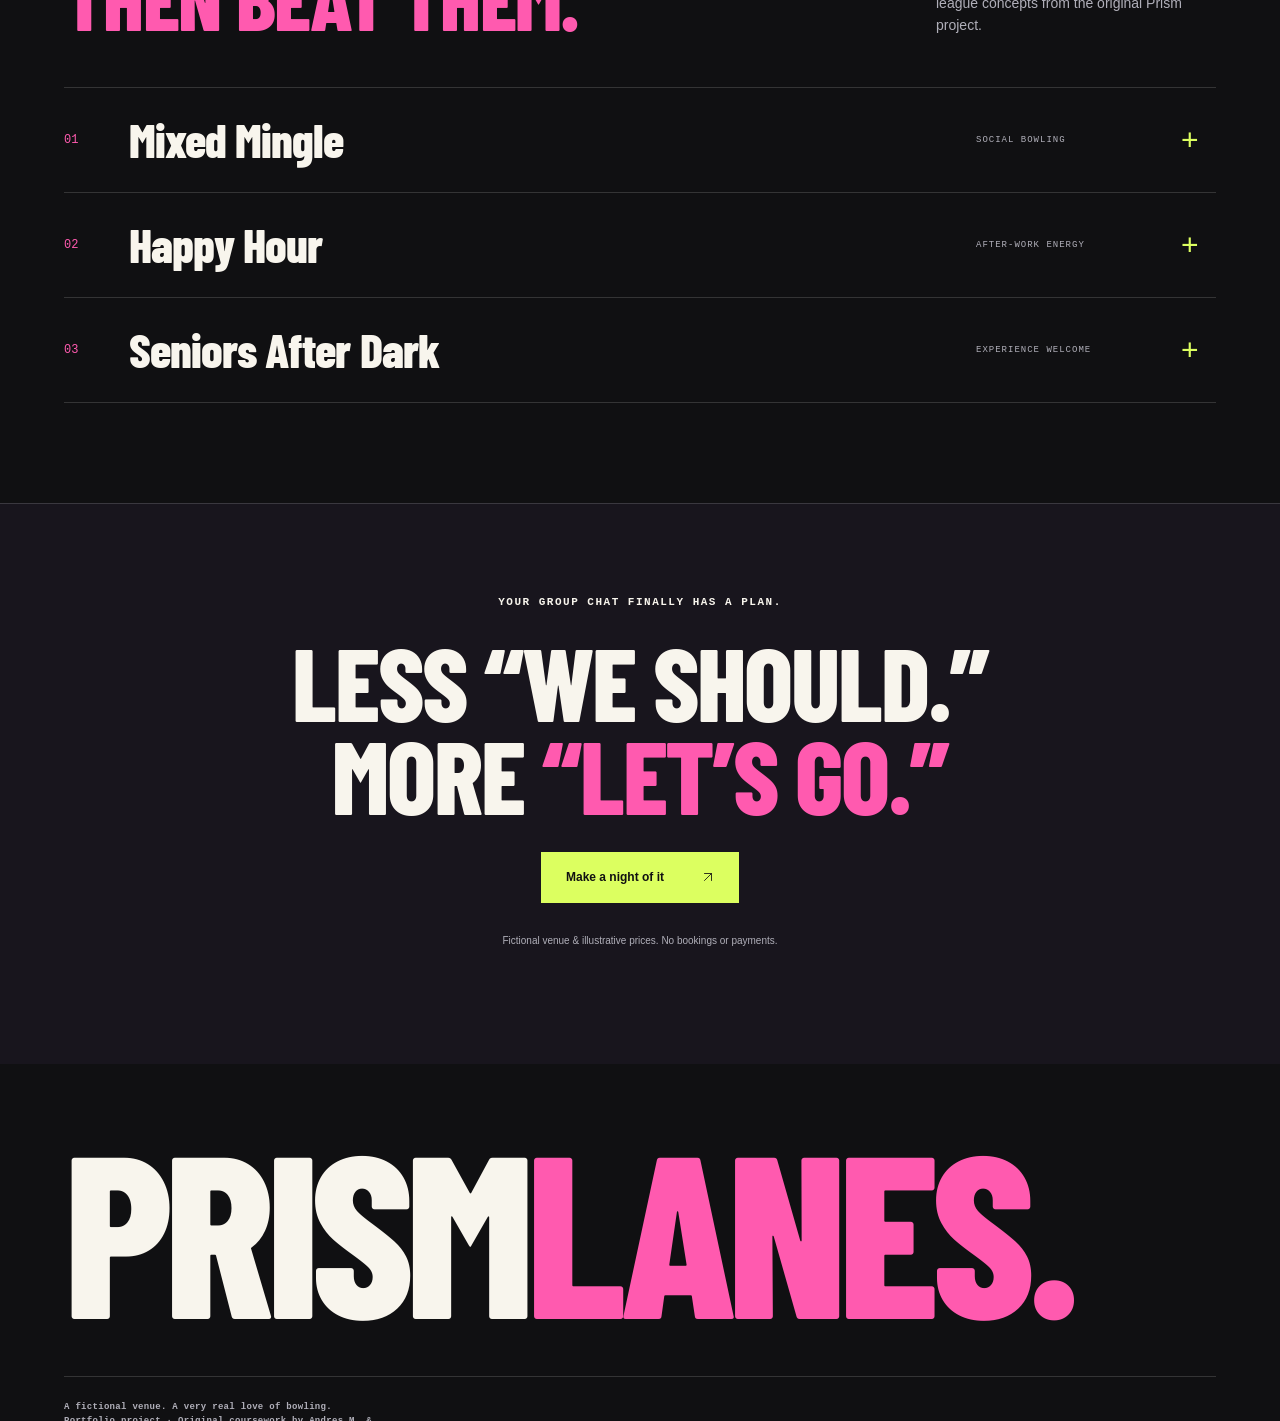
<file: rainbow-bowling-static/static-site/leagues.html>
<!doctype html>
<html lang="en">
  <head>
    <meta charset="utf-8" />
    <meta name="viewport" content="width=device-width, initial-scale=1" />
    <title>Meet the leagues | Prism Lanes</title>
    <meta http-equiv="refresh" content="0; url=index.html#leagues" />
    <link
      rel="canonical"
      href="https://grimsyntaxcloud.github.io/prism-lanes/#leagues"
    />
    <style>
      body {
        margin: 0;
        padding: 10vh 8vw;
        background: #101012;
        color: #f8f5ed;
        font: 18px/1.6 Arial;
      }
      a {
        color: #dcff60;
      }
    </style>
  </head>
  <body>
    <h1>Meet the leagues</h1>
    <p>This section is now part of the new Prism Lanes homepage.</p>
    <a href="index.html#leagues">Continue to Prism Lanes <svg class="compat-arrow" xmlns="http://www.w3.org/2000/svg" width="1em" height="1em" viewBox="0 0 24 24" fill="none" stroke="currentColor" stroke-width="1.7" stroke-linecap="round" stroke-linejoin="round" aria-hidden="true" focusable="false"><path d="M4 12h16m-7-7 7 7-7 7"></path></svg></a>
  </body>
</html>
</file>
<file: rainbow-bowling-static/static-site/assets/designs.css>
@font-face {
  font-family: Barlow;
  src: url("BarlowCondensed-ExtraBold.ttf") format("truetype");
  font-weight: 800;
  font-display: swap;
}
@font-face {
  font-family: Bowlby;
  src: url("BowlbyOneSC-Regular.ttf") format("truetype");
  font-weight: 400;
  font-display: swap;
}
:root {
  --bg: #101012;
  --fg: #f8f5ed;
  --muted: #b0afb9;
  --line: #ffffff26;
  --acid: #dcff60;
  --pink: #ff5aaf;
  --purple: #7c45ff;
  --display: Barlow, Impact, sans-serif;
  --pad: clamp(24px, 5vw, 88px);
}
* {
  box-sizing: border-box;
}
html {
  scroll-behavior: smooth;
  scroll-padding-top: 66px;
}
body {
  margin: 0;
  overflow-x: clip;
  background: var(--bg);
  color: var(--fg);
  font-family: Arial, Helvetica, sans-serif;
  font-size: 15px;
  line-height: 1.6;
}
h1,
h2,
h3,
p {
  margin: 0;
}
button,
a,
select {
  -webkit-tap-highlight-color: transparent;
}
a {
  color: inherit;
  text-decoration: none;
}
button,
select {
  font: inherit;
}
button {
  cursor: pointer;
}
button:disabled {
  cursor: default;
}
a:focus-visible,
button:focus-visible,
summary:focus-visible,
select:focus-visible {
  outline: 3px solid var(--pink);
  outline-offset: 6px;
}
img {
  max-width: 100%;
  display: block;
}
button {
  color: inherit;
}
h1,
h2,
h3 {
  font-family: var(--display);
  font-weight: 800;
  line-height: 0.91;
  letter-spacing: -0.02em;
}
h2 {
  font-size: clamp(50px, 6.6vw, 98px);
}
h3 {
  font-size: 38px;
}
em {
  font-style: normal;
}
p {
  max-width: 58ch;
}
section {
  position: relative;
}
.section-pad {
  padding: 100px var(--pad);
}
.eyebrow,
.section-kicker,
.pill,
.menu-note,
.study-bar,
.hero-bottom,
.hero-note,
.hero-side,
.hero-note,
.hero-bottom,
.social-hero-footer,
.ticket-top,
.ticket-sub,
.rate-strip,
.poster-label,
.footer-bottom,
.round-seal,
.pizza-label,
.cosmic-price > span {
  font:
    11px/1.5 "Courier New",
    monospace;
  letter-spacing: 1.5px;
  font-weight: bold;
}
.eyebrow {
  margin-bottom: 24px;
}
.study-bar {
  position: relative;
  z-index: 10;
  background: #e3ff74;
  color: #101012;
  padding: 9px var(--pad);
  display: flex;
  align-items: center;
  justify-content: space-between;
  gap: 16px;
  font-size: 10px;
  letter-spacing: 1px;
}
.study-bar a {
  text-decoration: underline;
  text-underline-offset: 4px;
}
.study-bar button {
  border: 0;
  background: none;
  font: inherit;
  padding: 3px;
}
.skip {
  position: absolute;
  top: -100px;
  left: 16px;
  z-index: 30;
  background: var(--fg);
  color: var(--bg);
  padding: 12px;
}
.skip:focus {
  top: 50px;
}
.site-header {
  position: relative;
  z-index: 5;
  display: flex;
  align-items: center;
  justify-content: space-between;
  padding: 24px var(--pad);
  gap: 24px;
  border-bottom: 1px solid var(--line);
}
.brand {
  display: flex;
  align-items: center;
  gap: 12px;
  font: 800 35px/0.85 var(--display);
  letter-spacing: 1px;
}
.brand svg {
  width: 26px;
  height: 43px;
  transform: rotate(13deg);
}
.brand small {
  display: block;
  font:
    8px/1.2 "Courier New",
    monospace;
  margin-top: 8px;
  letter-spacing: 1.8px;
}
.site-header nav {
  display: flex;
  gap: 34px;
  font-size: 12px;
}
.site-header nav a {
  position: relative;
}
.site-header nav a:after {
  content: "";
  position: absolute;
  bottom: -5px;
  left: 0;
  width: 0;
  height: 2px;
  background: currentColor;
  transition: width 0.25s;
}
.site-header nav a:hover:after {
  width: 100%;
}
.button {
  display: inline-flex;
  align-items: center;
  justify-content: space-between;
  gap: 38px;
  border: 1px solid currentColor;
  background: none;
  padding: 15px 24px;
  font-size: 12px;
  font-weight: bold;
  transition:
    transform 0.2s,
    box-shadow 0.2s;
  min-height: 48px;
}
.button:hover {
  transform: translateY(-3px);
  box-shadow: 4px 5px 0 var(--pink);
}
.button span {
  font-size: 22px;
  line-height: 1;
}
.acid {
  background: var(--acid);
  border-color: var(--acid);
  color: #111;
}
.white {
  background: #faf8f0;
  color: #161119;
  border-color: #faf8f0;
}
.section-kicker {
  display: flex;
  justify-content: space-between;
  padding-bottom: 22px;
  border-bottom: 1px solid var(--line);
  margin-bottom: 50px;
}
.split-heading {
  display: flex;
  align-items: flex-end;
  justify-content: space-between;
  gap: 40px;
  margin-bottom: 50px;
}
.split-heading p {
  max-width: 280px;
  font-size: 14px;
  color: var(--muted);
}
.split-heading em {
  color: var(--pink);
}
/* AFTER DARK — a cinematic lane, acid colors and poster typography. */
.night-hero {
  min-height: 790px;
  overflow: hidden;
  padding: 62px var(--pad) 100px;
  background:
    radial-gradient(ellipse at 76% 40%, #38205a 0, transparent 55%), #111014;
}
.hero-copy {
  position: relative;
  z-index: 2;
  pointer-events: none;
  max-width: 60%;
}
.hero-copy button {
  pointer-events: auto;
}
.live-dot {
  display: inline-block;
  width: 6px;
  height: 6px;
  border-radius: 50%;
  background: var(--acid);
  margin-right: 8px;
  box-shadow: 0 0 15px #ddff69;
}
.night-hero h1 {
  font-size: clamp(96px, 11.8vw, 180px);
  letter-spacing: -0.025em;
  line-height: 0.83;
  max-width: 780px;
}
.night-hero h1 span {
  color: var(--acid);
  font-size: 1.22em;
}
.hero-description {
  font-size: 16px;
  line-height: 1.6;
  margin: 24px 0;
  color: #ddd5e3;
}
.hero-note {
  font-size: 8px;
  letter-spacing: 1px;
  color: #b9aabe;
  margin-top: 24px;
}
.lane-stage {
  position: absolute;
  right: -7%;
  top: -4%;
  width: 77%;
  height: 104%;
  z-index: 1;
}
.lane-stage canvas {
  width: 100%;
  height: 100%;
  display: block;
  position: relative;
}
.scene-fallback {
  position: absolute;
  inset: 15% 5% 10% 30%;
  display: grid;
  place-content: center;
  text-align: center;
  color: #ff67dc;
  font: 100px/1 var(--display);
  transform: rotate(-12deg);
  background: repeating-linear-gradient(
    100deg,
    transparent 0 60px,
    #a656ff20 61px 65px
  );
  border-bottom: 4px solid #ff67dc;
}
.scene-fallback span {
  font-size: 70px;
}
.scene-ready .scene-fallback {
  display: none;
}
.lane-control {
  position: absolute;
  right: 8%;
  bottom: 96px;
  z-index: 3;
  display: flex;
  align-items: center;
  gap: 17px;
  flex-wrap: wrap;
  max-width: 350px;
}
.lane-control .eyebrow {
  flex-basis: 100%;
  margin: 0;
  color: #bcadc9;
  font-size: 9px;
}
.round-button {
  border: 1px solid var(--acid);
  border-radius: 50%;
  width: 62px;
  height: 62px;
  font-size: 30px;
  background: var(--acid);
  color: #101014;
}
.round-button:disabled {
  opacity: 0.6;
}
.lane-control > span:last-child {
  font-size: 12px;
}
.hero-bottom {
  position: absolute;
  bottom: 22px;
  left: var(--pad);
  right: var(--pad);
  display: flex;
  justify-content: space-between;
  font-size: 9px;
  color: #b9aabe;
  border-top: 1px solid var(--line);
  padding-top: 18px;
  z-index: 3;
}
.hero-side {
  position: absolute;
  right: 15px;
  top: 15%;
  writing-mode: vertical-rl;
  color: #c1afcb;
  font-size: 8px;
  z-index: 3;
}
.hero-orbit {
  position: absolute;
  right: 1%;
  width: 750px;
  height: 750px;
  border: 1px solid #b170ff20;
  border-radius: 50%;
  top: -50px;
}
.ticker {
  overflow: hidden;
  background: var(--pink);
  color: #151018;
  padding: 14px 0;
  transform: none;
  margin: 0;
  position: relative;
  z-index: 3;
  max-width: 100%;
  font: 800 31px/1 var(--display);
  letter-spacing: 1px;
  white-space: nowrap;
}
.ticker div {
  width: max-content;
  animation: marquee 32s linear infinite;
}
.cosmic-poster {
  min-height: 550px;
  background: #663be5;
  position: relative;
  overflow: hidden;
  padding: 45px;
}
.poster-rays {
  position: absolute;
  inset: -100%;
  background: repeating-conic-gradient(
    from 35deg at 65% 50%,
    #7545f3 0deg 15deg,
    #5423bd 15deg 30deg
  );
  opacity: 0.8;
  transform: rotate(-12deg);
}
.poster-copy {
  position: relative;
  z-index: 1;
}
.pill {
  border: 1px solid #ffffff80;
  display: inline-block;
  padding: 7px 12px;
  border-radius: 50px;
  margin-bottom: 28px;
}
.poster-copy h3 {
  font-size: clamp(100px, 13vw, 175px);
  letter-spacing: -3px;
  line-height: 0.76;
}
.poster-copy h3 span {
  color: var(--acid);
}
.poster-copy p {
  margin: 24px 0;
  font-size: 14px;
}
.price-stamp {
  position: absolute;
  right: 7%;
  top: 25%;
  background: var(--acid);
  color: #201524;
  width: 250px;
  height: 250px;
  border-radius: 50%;
  display: flex;
  flex-direction: column;
  align-items: center;
  justify-content: center;
  transform: rotate(12deg);
  outline: 1px dashed #201524;
  outline-offset: -12px;
}
.price-stamp strong {
  font: 800 120px/0.95 var(--display);
}
.price-stamp span {
  font: 9px/1.5 monospace;
  letter-spacing: 1px;
}
.poster-label {
  position: absolute;
  bottom: 25px;
  right: 30px;
  writing-mode: vertical-rl;
  font-size: 9px;
}
.rate-strip {
  display: grid;
  grid-template-columns: 1.5fr repeat(3, 1fr);
  border-bottom: 1px solid var(--line);
  padding: 25px 0;
  gap: 15px;
  font-size: 9px;
}
.rate-strip small {
  display: block;
  font-size: 9px;
  color: var(--muted);
  letter-spacing: 0;
}
.rate-strip strong {
  font: 800 30px/1.2 var(--display);
  display: block;
  margin-top: 5px;
}
.night-food {
  background: #e5ff85;
  color: #171a0e;
  display: grid;
  grid-template-columns: 1fr 1fr;
  align-items: center;
  gap: 8%;
  overflow: hidden;
}
.night-food h2 span {
  color: #535e24;
}
.night-food p:not(.eyebrow) {
  font-size: 15px;
  margin: 24px 0;
  max-width: 360px;
}
.food-art {
  position: relative;
}
.food-art img {
  width: 100%;
  transform: rotate(-14deg);
  filter: drop-shadow(20px 30px 0 #101a1233);
}
.orbit-label {
  display: block;
  font: 800 29px var(--display);
  letter-spacing: 2px;
  margin-top: 30px;
  text-align: center;
}
.menu-note {
  font-size: 9px;
  border-top: 1px solid currentColor;
  display: inline-block;
  padding-top: 12px;
  opacity: 0.75;
}
.league-list details {
  border-top: 1px solid var(--line);
}
.league-list details:last-child {
  border-bottom: 1px solid var(--line);
}
summary {
  cursor: pointer;
  list-style: none;
}
summary::-webkit-details-marker {
  display: none;
}
.league-list summary {
  display: grid;
  grid-template-columns: 50px 1fr 190px 35px;
  align-items: center;
  gap: 15px;
  padding: 28px 0;
}
.league-list summary > span:first-child {
  font: 12px monospace;
  color: var(--pink);
}
.league-list summary h3 {
  font-size: 48px;
}
.league-tag {
  font: 9px monospace;
  color: var(--muted);
  letter-spacing: 1px;
}
.league-list summary b {
  font-size: 30px;
  color: var(--acid);
  font-weight: 400;
}
.league-list details[open] b {
  transform: rotate(45deg);
}
details > p {
  padding: 0 0 28px 65px;
  color: var(--muted);
  font-size: 14px;
}
.night-finale {
  padding: 90px var(--pad);
  text-align: center;
  background: #18151d;
  border-top: 1px solid var(--line);
}
.night-finale p {
  margin: 0 auto 25px;
}
.night-finale h2 {
  font-size: clamp(55px, 8vw, 115px);
}
.night-finale h2 span {
  color: var(--pink);
}
.night-finale .button {
  margin: 30px 0;
}
.fine-print {
  font-size: 10px;
  color: var(--muted);
}
footer {
  padding: 60px var(--pad) 30px;
  overflow: hidden;
}
.footer-brand {
  font: 800 clamp(80px, 18vw, 280px)/0.9 var(--display);
  letter-spacing: -0.04em;
  white-space: nowrap;
}
.footer-brand span {
  color: var(--pink);
}
.footer-bottom {
  display: flex;
  justify-content: space-between;
  align-items: end;
  gap: 35px;
  border-top: 1px solid var(--line);
  padding-top: 24px;
  margin-top: 45px;
  color: var(--muted);
  font-size: 9px;
  letter-spacing: 0.3px;
}
.footer-bottom a {
  text-decoration: underline;
  text-underline-offset: 4px;
}
/* SUNDAY SOCIAL — warm paper, hand-drawn bowling and oversized club lettering. */
[data-theme="social"] {
  --bg: #f9f1dd;
  --fg: #292e24;
  --muted: #666357;
  --line: #292e2440;
  --pink: #dc452f;
  --display: Bowlby, Georgia, serif;
  --acid: #f5d565;
}
[data-theme="social"] body {
  background-image: url("grain.svg");
}
[data-theme="social"] h1,
[data-theme="social"] h2,
[data-theme="social"] h3 {
  font-weight: 400;
  letter-spacing: -0.045em;
}
[data-theme="social"] .study-bar {
  background: #2b382d;
  color: #fff7e7;
}
[data-theme="social"] .brand {
  font-family: Barlow, sans-serif;
  color: #ca3e2b;
  font-size: 39px;
}
[data-theme="social"] .site-header {
  border-bottom: 1px solid var(--line);
}
[data-theme="social"] .button {
  border-radius: 0;
  box-shadow: 4px 4px 0 var(--fg);
  border: 1px solid var(--fg);
}
[data-theme="social"] .button:hover {
  box-shadow: 7px 7px 0 var(--fg);
  transform: translate(-2px, -2px);
}
[data-theme="social"] .header-cta {
  background: #f7d45f;
  padding: 11px 20px;
}
.cherry {
  background: #d94430;
  color: #fff7e7;
}
.ink {
  background: #29372e;
  color: #fff7e7;
}
.butter {
  background: #f8e9a6;
  color: #29372e;
}
.social-hero {
  padding: 50px var(--pad) 80px;
  min-height: 790px;
  overflow: hidden;
}
.social-hero-copy {
  position: relative;
  z-index: 2;
}
.social-hero .eyebrow {
  font-size: 9px;
  margin-bottom: 25px;
}
.social-hero h1 {
  font-size: clamp(80px, 9.5vw, 146px);
  line-height: 0.98;
  max-width: 55%;
  color: #2f3c2e;
}
.social-hero h1 span {
  color: #ce412d;
}
.social-hero-copy > p:not(.eyebrow) {
  margin: 25px 0 30px;
  font-size: 15px;
  line-height: 1.5;
  max-width: 240px;
}
.social-art {
  position: absolute;
  right: 0;
  top: 25px;
  width: 55%;
  height: calc(100% - 80px);
}
.art-sun {
  position: absolute;
  width: 80%;
  aspect-ratio: 1;
  border-radius: 50%;
  background: #f3cd60;
  left: 8%;
  top: 13%;
}
.pin-illustration {
  width: 100%;
  height: 100%;
  object-fit: contain;
  position: relative;
  animation: gentleFloat 7s ease-in-out infinite;
}
.round-seal {
  position: absolute;
  right: 6%;
  top: 6%;
  width: 154px;
  height: 154px;
  border-radius: 50%;
  background: #3254bf;
  color: #fff6dc;
  transform: rotate(12deg);
  outline: 1px dashed #fff6dc;
  outline-offset: -9px;
  display: flex;
  align-items: center;
  justify-content: center;
  flex-direction: column;
  gap: 9px;
  font-size: 8px;
}
.round-seal strong {
  font: 19px/1.1 Bowlby;
  text-align: center;
  letter-spacing: -1px;
}
.handwritten {
  position: absolute;
  bottom: 5%;
  right: 8%;
  font:
    italic 25px Georgia,
    serif;
  transform: rotate(-8deg);
}
.social-hero-footer {
  position: absolute;
  bottom: 20px;
  left: var(--pad);
  right: var(--pad);
  display: flex;
  justify-content: space-between;
  border-top: 1px solid var(--line);
  padding-top: 15px;
  font-size: 9px;
}
.social-ribbon {
  background: #d74632;
  color: #fff4d9;
  border-top: 2px solid #29372e;
  border-bottom: 2px solid #29372e;
  padding: 15px 0;
  font: 26px/1.2 Bowlby;
  white-space: nowrap;
  overflow: hidden;
  text-align: center;
}
.social-ribbon span {
  margin: 0 30px;
}
.social-bowling {
  display: grid;
  grid-template-columns: 1fr 1fr;
  align-items: center;
  gap: 12%;
}
.social-intro h2 {
  font-size: clamp(46px, 5.7vw, 84px);
  line-height: 1.05;
}
.social-intro h2 span {
  color: #c73d2c;
}
.social-intro > p:last-child {
  margin-top: 30px;
  font-size: 16px;
  max-width: 340px;
}
.score-ticket {
  position: relative;
  background: #f4ce64;
  border: 1px solid #292e24;
  box-shadow: 12px 12px 0 #292e24;
  transform: rotate(3deg);
  padding: 30px;
  max-width: 460px;
}
.ticket-top {
  font-size: 8px;
  display: flex;
  justify-content: space-between;
  border-bottom: 1px dashed #292e24;
  padding-bottom: 20px;
}
.score-ticket h3 {
  font-size: 75px;
  line-height: 1;
  margin: 20px 0;
}
.ticket-sub {
  font-size: 8px;
}
.score-ticket dl {
  margin: 25px 0;
}
.score-ticket dl div {
  display: flex;
  justify-content: space-between;
  border-top: 1px dashed #292e2460;
  padding: 12px 0;
  font-size: 12px;
}
.score-ticket dd {
  font-weight: bold;
  margin: 0;
}
.score-ticket .button {
  width: 100%;
  margin-bottom: 16px;
}
.ticket-barcode {
  height: 30px;
  width: 80%;
  margin: 20px auto 0;
  background: repeating-linear-gradient(
    90deg,
    #29372e 0 2px,
    transparent 2px 4px,
    #29372e 4px 5px,
    transparent 5px 9px,
    #29372e 9px 12px,
    transparent 12px 14px
  );
}
.social-cosmic {
  background: #3051b6;
  color: #fff2d2;
  padding: 80px var(--pad);
  display: flex;
  justify-content: space-between;
  align-items: center;
  gap: 50px;
  overflow: hidden;
  border-block: 2px solid var(--fg);
}
.social-cosmic > div:not(.cosmic-stars) {
  position: relative;
}
.social-cosmic h2 {
  font-size: clamp(50px, 6vw, 90px);
  line-height: 1;
}
.social-cosmic h2 span {
  font-size: 0.7em;
  color: #f8cc65;
  display: inline-block;
  margin-left: 15px;
}
.social-cosmic p:not(.eyebrow) {
  margin: 24px 0 30px;
  font-size: 14px;
}
.cosmic-stars {
  position: absolute;
  inset: 0;
  opacity: 0.15;
  display: flex;
  justify-content: space-around;
  align-items: center;
  font-size: 200px;
  pointer-events: none;
}
.cosmic-stars span {
  font-size: 450px;
}
.cosmic-price {
  width: 260px;
  height: 260px;
  flex-shrink: 0;
  display: flex;
  flex-direction: column;
  align-items: center;
  justify-content: center;
  border: 2px solid #f3d078;
  border-radius: 50%;
  transform: rotate(10deg);
}
.cosmic-price strong {
  font: 84px/1.25 Bowlby;
}
.cosmic-price > span {
  font-size: 8px;
}
.cosmic-price small {
  font-size: 10px;
  margin-top: 8px;
}
.social-food {
  display: grid;
  grid-template-columns: 1fr 1fr;
  gap: 8%;
  align-items: center;
  overflow: hidden;
}
.social-food h2 {
  font-size: clamp(45px, 5.5vw, 80px);
  line-height: 1.03;
}
.social-food h2 span {
  color: #c83f2d;
}
.social-food-copy > p:not(.eyebrow) {
  margin: 24px 0;
  max-width: 340px;
}
.pizza-paper {
  position: relative;
  padding: 25px;
  transform: rotate(6deg);
  background-color: #f6d9aa;
  background-image: conic-gradient(
    #d844301f 25%,
    transparent 0 50%,
    #d844301f 0 75%,
    transparent 0
  );
  background-size: 36px 36px;
  border: 1px solid #d8443040;
  box-shadow: 12px 14px 0 #292e2412;
}
.pizza-paper img {
  transform: rotate(-16deg);
  filter: drop-shadow(10px 16px 0 #45291220);
}
.pizza-label {
  background: #fff5dc;
  padding: 16px 20px;
  position: absolute;
  right: 5px;
  bottom: -10px;
  transform: rotate(-14deg);
  border: 1px solid #29372e;
  font-size: 10px;
}
.social-leagues {
  border-top: 1px solid var(--line);
  display: grid;
  grid-template-columns: 1fr 1fr;
  gap: 8%;
  align-items: center;
}
.social-leagues h2 {
  font-size: clamp(40px, 4.6vw, 66px);
  line-height: 1.08;
}
.social-leagues h2 span {
  color: #cd412e;
}
.social-leagues > div > p:last-child {
  margin-top: 24px;
  font-size: 14px;
}
.social-league-list details {
  border-bottom: 1px solid var(--line);
}
.social-league-list details:first-child {
  border-top: 1px solid var(--line);
}
.social-league-list summary {
  padding: 25px 0;
  display: flex;
  gap: 15px;
  align-items: center;
}
.social-league-list h3 {
  font-size: 23px;
  line-height: 1.2;
  flex: 1;
}
.league-number {
  font: 10px monospace;
  color: #ca3e2b;
}
.social-league-list summary b {
  font: 25px Arial;
}
.social-league-list details[open] b {
  transform: rotate(90deg);
}
.social-league-list details > p {
  padding-left: 30px;
  font-size: 13px;
}
.social-finale {
  padding: 90px var(--pad);
  background: #f3ce66;
  text-align: center;
  border-block: 2px solid #29372e;
  overflow: hidden;
}
.social-finale .eyebrow {
  margin: 0 auto 25px;
}
.social-finale h2 {
  font-size: clamp(38px, 5.5vw, 80px);
  line-height: 1.15;
  position: relative;
}
.social-finale h2 span {
  color: #c9422e;
}
.social-finale .button {
  margin: 30px 0;
}
.social-finale .fine-print {
  margin: auto;
  position: relative;
}
.finale-star {
  position: absolute;
  left: -40px;
  top: 20%;
  font-size: 300px;
  line-height: 1;
  color: #cf432d;
  opacity: 0.2;
  animation: spin 60s linear infinite;
}
[data-theme="social"] .footer-brand {
  font-size: clamp(60px, 14vw, 210px);
  font-family: Bowlby;
  letter-spacing: -0.07em;
}
[data-theme="social"] .footer-bottom {
  line-height: 1.8;
}
/* Shared planner: all inputs stay in the browser. */
dialog {
  border: 1px solid var(--line);
  padding: 42px;
  background: var(--bg);
  color: var(--fg);
  width: min(92vw, 560px);
  max-height: 90svh;
  overflow: auto;
}
dialog::backdrop {
  background: #07020bd9;
  backdrop-filter: blur(10px);
}
dialog h2 {
  font-size: 45px;
  line-height: 1;
  margin-bottom: 22px;
}
dialog > p {
  font-size: 13px;
  color: var(--muted);
}
dialog .eyebrow {
  color: var(--fg);
  font-size: 10px;
}
.close-dialog {
  position: absolute;
  right: 14px;
  top: 6px;
  font: 30px Arial;
  background: none;
  border: none;
  padding: 10px;
}
dialog label {
  display: block;
  font-size: 11px;
  font-weight: bold;
  margin: 24px 0 9px;
}
dialog select {
  background: var(--bg);
  color: var(--fg);
  width: 100%;
  border: 1px solid var(--muted);
  padding: 12px;
  font-size: 12px;
  border-radius: 0;
}
.estimate {
  display: flex;
  justify-content: space-between;
  align-items: center;
  margin: 30px 0;
  border-block: 1px solid var(--line);
  padding: 20px 0;
  font-size: 13px;
}
.estimate small {
  display: block;
  font-size: 10px;
  color: var(--muted);
}
.estimate output {
  font: 36px/1 var(--display);
}
dialog .fine-print {
  font-size: 10px;
}
.pause-motion *,
.pause-motion *:before,
.pause-motion *:after {
  animation-play-state: paused !important;
  scroll-behavior: auto !important;
}
@keyframes marquee {
  to {
    transform: translateX(-50%);
  }
}
@keyframes gentleFloat {
  50% {
    transform: translateY(-12px) rotate(2deg);
  }
}
@keyframes spin {
  to {
    transform: rotate(360deg);
  }
}
@media (min-width: 1600px) {
  .night-hero {
    min-height: 940px;
  }
  .social-hero {
    min-height: 920px;
  }
  .social-art {
    right: 5%;
    width: 50%;
  }
}
@media (max-width: 1000px) {
  .site-header nav {
    gap: 18px;
  }
  .night-hero {
    min-height: 740px;
  }
  .hero-copy {
    max-width: 68%;
  }
  .night-hero h1 {
    font-size: 118px;
  }
  .lane-stage {
    right: -19%;
    width: 90%;
  }
  .lane-control {
    right: 5%;
    bottom: 95px;
    max-width: 220px;
  }
  .hero-note {
    max-width: 260px;
  }
  .price-stamp {
    right: 4%;
    width: 200px;
    height: 200px;
  }
  .price-stamp strong {
    font-size: 90px;
  }
  .poster-copy h3 {
    font-size: 125px;
  }
  .split-heading h2 {
    font-size: 64px;
  }
  .section-pad {
    padding-block: 75px;
  }
  .social-hero {
    min-height: 730px;
  }
  .social-hero h1 {
    font-size: 100px;
  }
  .round-seal {
    width: 120px;
    height: 120px;
  }
  .round-seal strong {
    font-size: 15px;
  }
  .handwritten {
    font-size: 20px;
  }
  .social-bowling {
    gap: 7%;
  }
  .score-ticket {
    padding: 22px;
  }
  .score-ticket h3 {
    font-size: 65px;
  }
  .social-cosmic {
    gap: 25px;
  }
  .cosmic-price {
    width: 210px;
    height: 210px;
  }
  .cosmic-price strong {
    font-size: 68px;
  }
  .social-leagues {
    grid-template-columns: 1fr;
    gap: 40px;
  }
  .social-league-list h3 {
    font-size: 27px;
  }
  .league-list summary {
    grid-template-columns: 35px 1fr 150px 30px;
  }
  .league-list summary h3 {
    font-size: 38px;
  }
}
@media (max-width: 680px) {
  :root {
    --pad: 22px;
  }
  .study-bar {
    font-size: 8px;
    gap: 8px;
    padding: 9px 16px;
    letter-spacing: 0.3px;
    flex-wrap: wrap;
  }
  .study-bar b {
    display: none;
  }
  .study-bar button {
    font-size: 8px;
  }
  .site-header {
    padding: 20px var(--pad);
    gap: 15px;
    flex-wrap: wrap;
  }
  .brand {
    font-size: 29px;
  }
  .brand svg {
    width: 22px;
    height: 35px;
  }
  .brand small {
    font-size: 6px;
  }
  .header-cta {
    padding: 9px 14px;
    min-height: 40px;
    font-size: 10px;
    gap: 12px;
  }
  .site-header nav {
    order: 3;
    width: 100%;
    justify-content: space-between;
    font-size: 10px;
    padding-top: 16px;
    border-top: 1px solid var(--line);
  }
  .night-hero {
    min-height: 970px;
    padding-top: 35px;
  }
  .hero-copy {
    max-width: 100%;
  }
  .hero-copy .eyebrow {
    font-size: 8px;
    letter-spacing: 1px;
  }
  .night-hero h1 {
    font-size: clamp(79px, 18vw, 118px);
    line-height: 0.85;
  }
  .hero-description {
    font-size: 13px;
    margin: 20px 0;
  }
  .hero-copy .button {
    font-size: 11px;
    padding: 13px 18px;
    gap: 30px;
  }
  .hero-note {
    display: none;
  }
  .lane-stage {
    top: 340px;
    right: -13%;
    width: 125%;
    height: 580px;
  }
  .lane-control {
    bottom: 75px;
    left: var(--pad);
    right: auto;
    gap: 12px;
    max-width: 85%;
    flex-wrap: nowrap;
  }
  .lane-control .eyebrow {
    display: none;
  }
  .round-button {
    width: 48px;
    height: 48px;
    font-size: 25px;
  }
  .hero-bottom {
    font-size: 8px;
  }
  .hero-bottom span:last-child {
    display: none;
  }
  .hero-side {
    display: none;
  }
  .ticker {
    font-size: 23px;
    padding: 13px 0;
  }
  .section-pad {
    padding-block: 60px;
  }
  .section-kicker {
    font-size: 8px;
    gap: 15px;
    margin-bottom: 30px;
  }
  .section-kicker span:last-child {
    display: none;
  }
  .split-heading {
    display: block;
    margin-bottom: 30px;
  }
  .split-heading h2 {
    font-size: clamp(48px, 11.5vw, 70px);
  }
  .split-heading p {
    margin-top: 22px;
    max-width: 340px;
    font-size: 13px;
  }
  .cosmic-poster {
    padding: 28px 22px;
    min-height: 650px;
  }
  .poster-copy h3 {
    font-size: 110px;
  }
  .poster-copy p {
    font-size: 13px;
  }
  .pill {
    font-size: 9px;
  }
  .price-stamp {
    width: 160px;
    height: 160px;
    top: auto;
    bottom: 25px;
    right: 28px;
  }
  .price-stamp strong {
    font-size: 78px;
  }
  .price-stamp span {
    font-size: 7px;
  }
  .poster-label {
    left: 24px;
    right: auto;
    bottom: 35px;
    font-size: 8px;
  }
  .rate-strip {
    grid-template-columns: repeat(3, 1fr);
    font-size: 8px;
  }
  .rate-strip > p:first-child {
    grid-column: 1/-1;
    margin-bottom: 10px;
  }
  .rate-strip strong {
    font-size: 26px;
  }
  .night-food {
    grid-template-columns: 1fr;
    gap: 45px;
  }
  .night-food h2 {
    font-size: 64px;
  }
  .food-art {
    max-width: 360px;
    margin: auto;
  }
  .food-art img {
    width: 90%;
    margin: auto;
  }
  .orbit-label {
    font-size: 23px;
    margin-top: 10px;
  }
  .night-food p:not(.eyebrow) {
    font-size: 14px;
  }
  .league-list summary {
    grid-template-columns: 25px 1fr 24px;
    gap: 10px;
    padding: 24px 0;
  }
  .league-list summary h3 {
    font-size: 31px;
  }
  .league-tag {
    display: none;
  }
  details > p {
    padding-left: 35px;
    font-size: 13px;
  }
  .night-finale {
    padding: 65px var(--pad);
  }
  .night-finale h2 {
    font-size: 54px;
  }
  .night-finale .eyebrow {
    font-size: 8px;
  }
  .footer-bottom {
    flex-direction: column;
    align-items: flex-start;
    gap: 20px;
    margin-top: 28px;
  }
  .footer-brand {
    font-size: 19vw;
  }
  footer {
    padding-top: 45px;
  }
  .social-hero {
    min-height: 1000px;
    padding-top: 30px;
  }
  .social-hero .eyebrow {
    font-size: 8px;
    max-width: 270px;
  }
  .social-hero h1 {
    max-width: 100%;
    font-size: clamp(72px, 17.5vw, 110px);
    line-height: 0.95;
  }
  .social-hero-copy > p:not(.eyebrow) {
    font-size: 13px;
    margin: 20px 0;
  }
  .social-hero-copy .button {
    font-size: 11px;
    gap: 30px;
  }
  .social-art {
    top: 490px;
    width: 100%;
    height: 435px;
    right: 0;
  }
  .round-seal {
    width: 105px;
    height: 105px;
    right: 7%;
    top: 4%;
    font-size: 6px;
    gap: 6px;
  }
  .round-seal strong {
    font-size: 14px;
  }
  .handwritten {
    font-size: 19px;
    right: 8%;
    bottom: 2%;
  }
  .social-hero-footer {
    font-size: 8px;
  }
  .social-hero-footer span:last-child {
    display: none;
  }
  .social-ribbon {
    font-size: 18px;
    padding: 15px 0;
  }
  .social-bowling {
    grid-template-columns: 1fr;
    gap: 45px;
  }
  .social-intro h2 {
    font-size: clamp(43px, 10.8vw, 65px);
  }
  .social-intro > p:last-child {
    font-size: 14px;
    margin-top: 22px;
  }
  .score-ticket {
    transform: rotate(2deg);
    margin: 0 8px 10px 0;
    padding: 25px;
  }
  .score-ticket h3 {
    font-size: 70px;
  }
  .social-cosmic {
    display: block;
    padding: 60px var(--pad);
  }
  .social-cosmic .eyebrow {
    font-size: 8px;
  }
  .social-cosmic h2 {
    font-size: 55px;
  }
  .social-cosmic p:not(.eyebrow) {
    font-size: 13px;
  }
  .cosmic-price {
    margin: 40px auto 0;
  }
  .social-food {
    grid-template-columns: 1fr;
    gap: 45px;
  }
  .social-food h2 {
    font-size: clamp(43px, 10.5vw, 65px);
  }
  .social-food-copy > p:not(.eyebrow) {
    font-size: 14px;
  }
  .pizza-paper {
    margin: 0 12px 10px 0;
  }
  .social-leagues h2 {
    font-size: 43px;
  }
  .social-league-list h3 {
    font-size: 21px;
  }
  .social-finale {
    padding: 65px var(--pad);
  }
  .social-finale .eyebrow {
    font-size: 8px;
  }
  .social-finale h2 {
    font-size: clamp(31px, 7.2vw, 48px);
  }
  [data-theme="social"] .footer-brand {
    font-size: 13vw;
  }
  dialog {
    padding: 35px 22px;
  }
  dialog h2 {
    font-size: 37px;
  }
  [data-theme="social"] dialog h2 {
    font-size: 30px;
  }
  dialog select {
    font-size: 11px;
  }
  .menu-note {
    font-size: 8px;
  }
  .eyebrow {
    font-size: 10px;
  }
  .button:hover {
    transform: none;
  }
}
@media (prefers-reduced-motion: reduce) {
  *,
  *:before,
  *:after {
    animation: none !important;
    scroll-behavior: auto !important;
    transition: none !important;
  }
}
@media (max-width: 360px) {
  .night-hero h1 {
    font-size: 62px;
  }
  .social-hero h1 {
    font-size: 60px;
  }
  [data-theme="social"] .brand {
    font-size: 29px;
  }
  [data-theme="social"] .header-cta {
    padding: 9px 12px;
  }
  .social-cosmic h2 {
    font-size: 45px;
  }
  .night-food h2 {
    font-size: 54px;
  }
  .night-finale h2 {
    font-size: 45px;
  }
}

/* Vector arrows keep their shape across Safari, system fonts, and emoji sets. */
svg.compat-arrow {
  display: inline-block;
  position: static;
  width: 1em;
  height: 1em;
  flex-shrink: 0;
  vertical-align: -0.125em;
  fill: none;
  stroke: currentColor;
}
</file>
